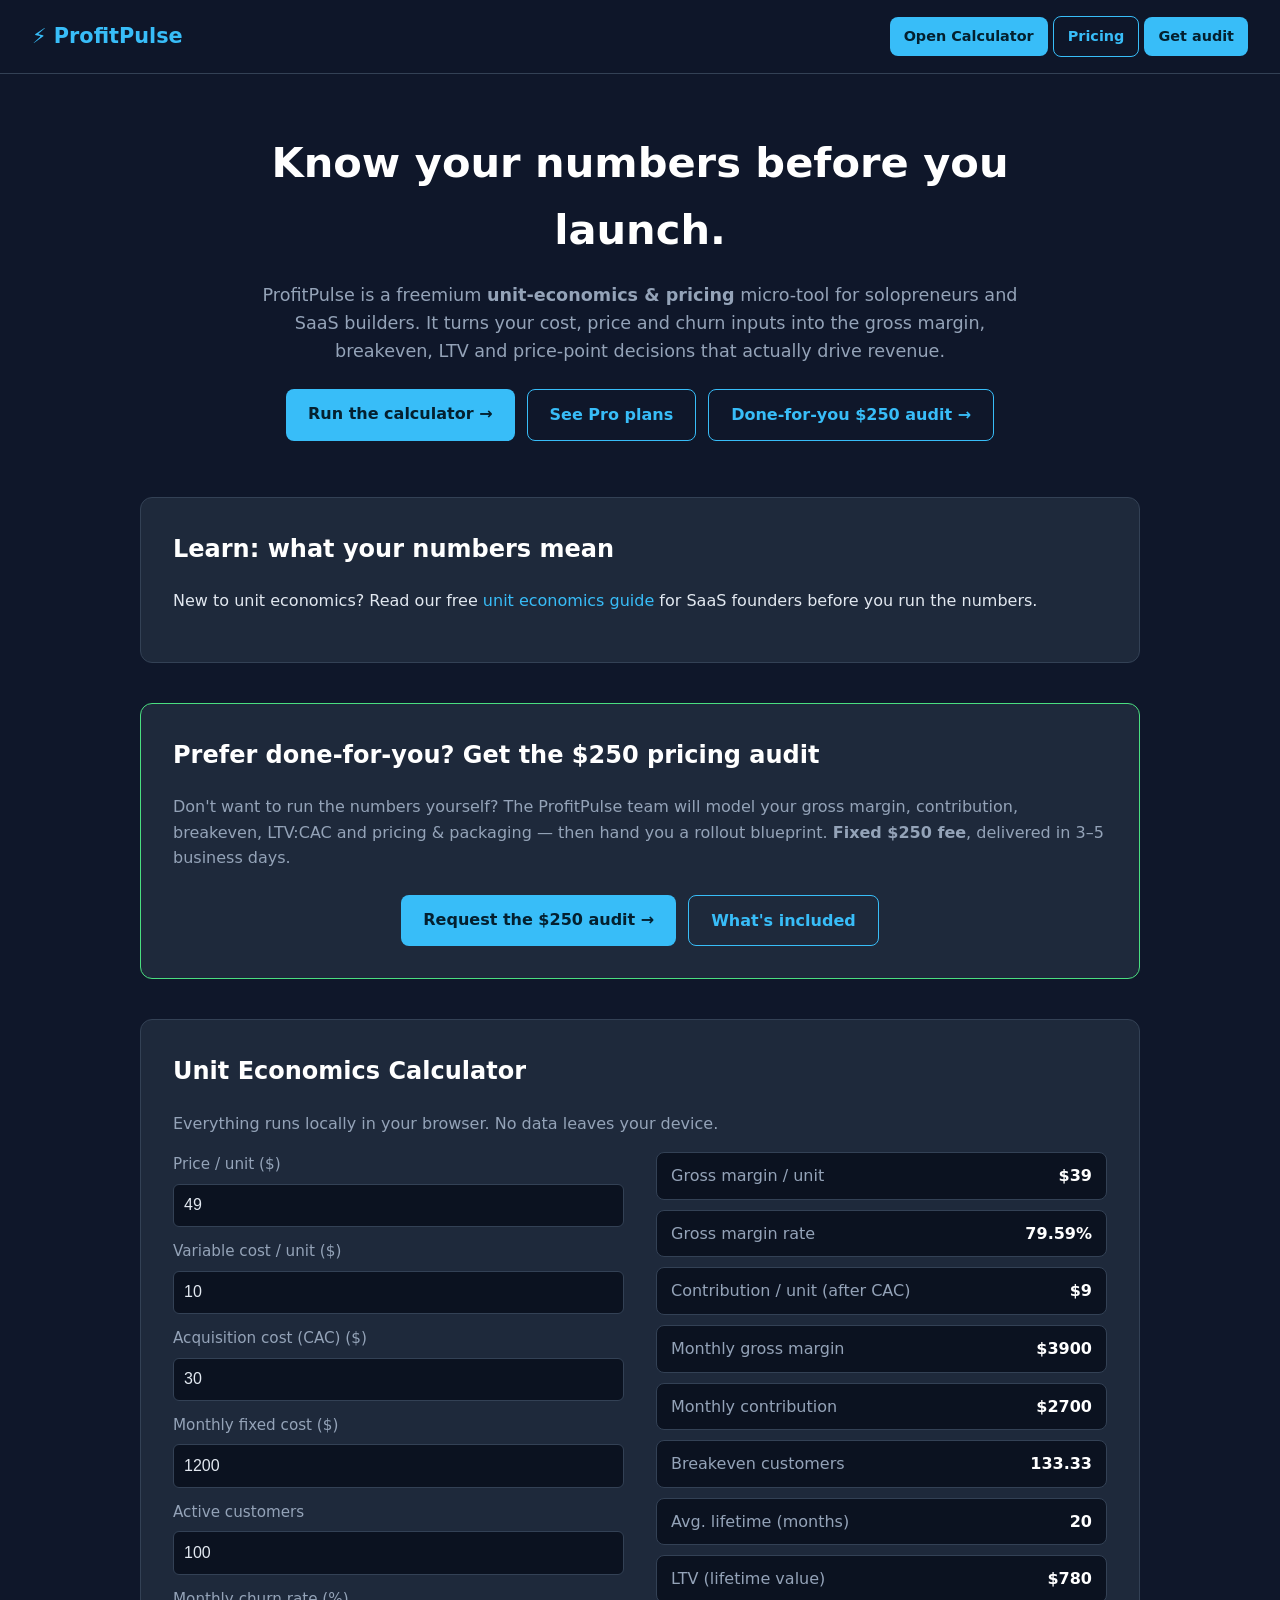
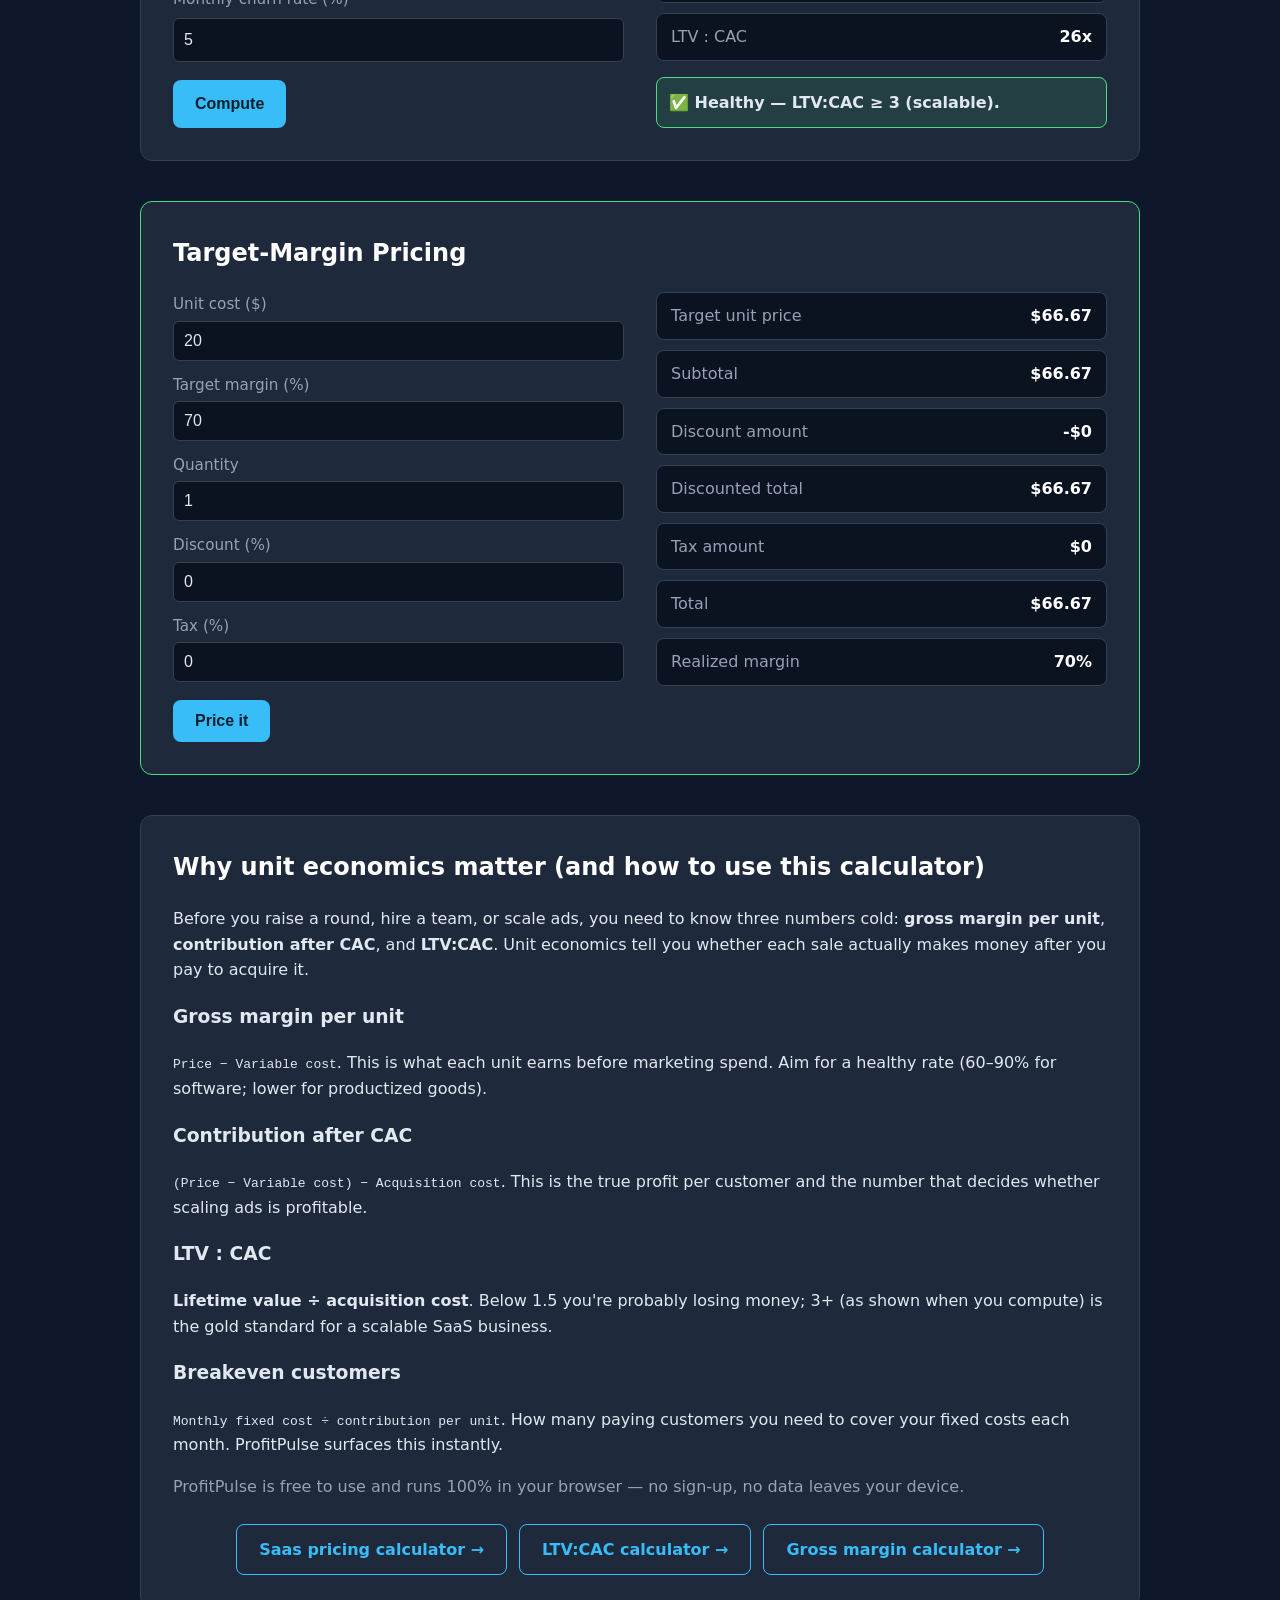
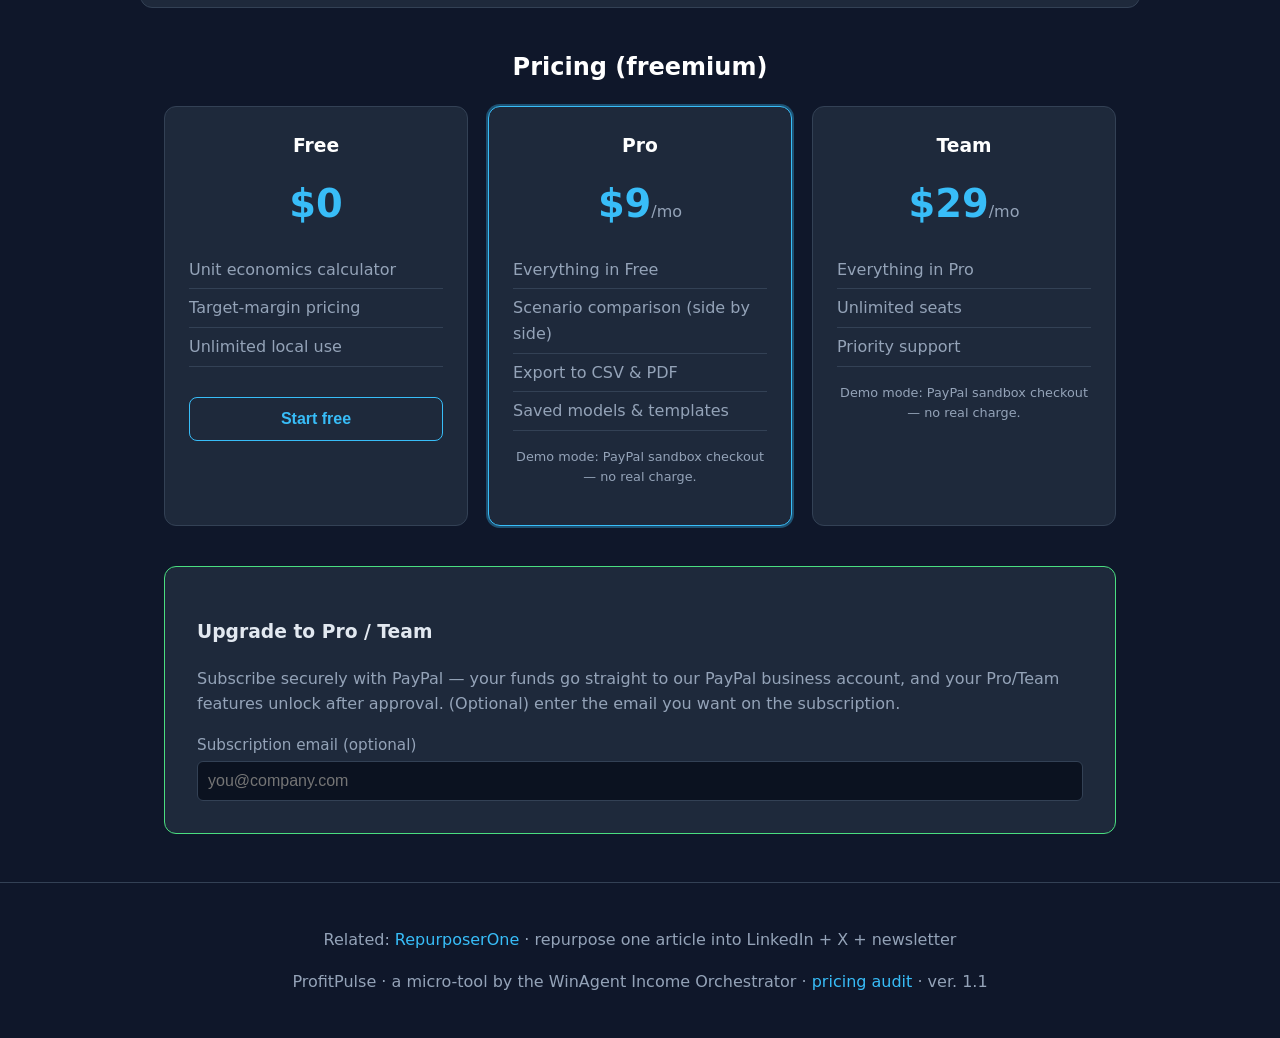
<file: index.html>
<!DOCTYPE html>
<html lang="en">
<head>
<meta charset="utf-8" />
<meta name="viewport" content="width=device-width, initial-scale=1" />
<title>ProfitPulse — Unit Economics & Pricing Micro-Tool</title>
<meta name="description" content="Freemium SaaS micro-tool: compute gross margin, breakeven, LTV, LTV:CAC and target-margin pricing in seconds. Runs 100% client-side." />
<link rel="canonical" href="https://zananowshad.github.io/profitpulse/" />
<meta property="og:type" content="website" />
<meta property="og:site_name" content="ProfitPulse" />
<meta property="og:title" content="ProfitPulse — Unit Economics & Pricing Micro-Tool" />
<meta property="og:description" content="Freemium SaaS micro-tool: compute gross margin, breakeven, LTV, LTV:CAC and target-margin pricing in seconds. Runs 100% client-side." />
<meta property="og:url" content="https://zananowshad.github.io/profitpulse/" />
<meta property="og:image" content="https://zananowshad.github.io/profitpulse/og.png" />
<meta name="twitter:card" content="summary_large_image" />
<meta name="twitter:title" content="ProfitPulse — Unit Economics & Pricing Micro-Tool" />
<meta name="twitter:description" content="Freemium SaaS micro-tool: compute gross margin, breakeven, LTV, LTV:CAC and target-margin pricing in seconds. Runs 100% client-side." />
<meta name="twitter:image" content="https://zananowshad.github.io/profitpulse/og.png" />
<script type="application/ld+json">{"@context": "https://schema.org", "@type": "WebApplication", "name": "ProfitPulse", "applicationCategory": "BusinessApplication", "operatingSystem": "Any (browser)", "browserRequirements": "Requires JavaScript", "description": "Freemium SaaS micro-tool: compute gross margin, breakeven, LTV, LTV:CAC and target-margin pricing in seconds. Runs 100% client-side.", "url": "https://zananowshad.github.io/profitpulse/", "offers": {"@type": "AggregateOffer", "lowPrice": "0", "highPrice": "29", "priceCurrency": "USD", "offerCount": "3"}}</script>
<script type="application/ld+json">{"@context": "https://schema.org", "@type": "FAQPage", "mainEntity": [{"@type": "Question", "name": "What is unit economics?", "acceptedAnswer": {"@type": "Answer", "text": "Unit economics measure the direct revenue and cost of a single sale — gross margin per unit, contribution after CAC, breakeven customers and LTV:CAC. They tell you whether each sale makes money after you pay to acquire it."}}, {"@type": "Question", "name": "What is a good LTV:CAC ratio?", "acceptedAnswer": {"@type": "Answer", "text": "LTV:CAC below 1.5 is a red flag; 1.5–3 is acceptable but should be optimized; 3+ is the gold standard for a scalable SaaS business."}}, {"@type": "Question", "name": "How is breakeven customer count calculated?", "acceptedAnswer": {"@type": "Answer", "text": "Breakeven customers equal monthly fixed cost divided by contribution per unit (price minus variable cost minus CAC)."}}]}</script>

<link rel="stylesheet" href="style.css" />
</head>
<body>
<header class="topbar">
  <div class="brand">⚡ ProfitPulse</div>
  <nav>
    <a href="#calc" class="btn small">Open Calculator</a>
    <a href="#pricing" class="btn small ghost">Pricing</a>
    <a href="pricing-audit.html" class="btn small">Get audit</a>
  </nav>
</header>

<section class="hero">
  <h1>Know your numbers before you launch.</h1>
  <p class="sub">ProfitPulse is a freemium <strong>unit-economics &amp; pricing</strong> micro-tool for solopreneurs and SaaS builders. It turns your cost, price and churn inputs into the gross margin, breakeven, LTV and price-point decisions that actually drive revenue.</p>
  <div class="cta">
    <a href="#calc" class="btn">Run the calculator →</a>
    <a href="#pricing" class="btn ghost">See Pro plans</a>
    <a href="pricing-audit.html" class="btn ghost">Done-for-you $250 audit →</a>
  </div>
</section>

<section class="panel">
  <h2>Learn: what your numbers mean</h2>
  <p>New to unit economics? Read our free <a href="unit-economics-calculator.html">unit economics guide</a> for SaaS founders before you run the numbers.</p>
</section>

<section class="panel accent">
  <h2>Prefer done-for-you? Get the $250 pricing audit</h2>
  <p class="muted">Don't want to run the numbers yourself? The ProfitPulse team will model your gross margin, contribution, breakeven, LTV:CAC and pricing &amp; packaging — then hand you a rollout blueprint. <strong>Fixed $250 fee</strong>, delivered in 3–5 business days.</p>
  <div class="cta">
    <a href="pricing-audit.html" class="btn">Request the $250 audit →</a>
    <a href="pricing-audit.html#whats-included" class="btn ghost">What's included</a>
  </div>
</section>

<section id="calc" class="panel">
  <h2>Unit Economics Calculator</h2>
  <p class="muted">Everything runs locally in your browser. No data leaves your device.</p>
  <div class="grid">
    <form id="ue-form" class="form">
      <label>Price / unit ($)
        <input type="number" id="price" min="0" step="0.01" value="49" />
      </label>
      <label>Variable cost / unit ($)
        <input type="number" id="varcost" min="0" step="0.01" value="10" />
      </label>
      <label>Acquisition cost (CAC) ($)
        <input type="number" id="cac" min="0" step="0.01" value="30" />
      </label>
      <label>Monthly fixed cost ($)
        <input type="number" id="fixed" min="0" step="0.01" value="1200" />
      </label>
      <label>Active customers
        <input type="number" id="customers" min="0" step="1" value="100" />
      </label>
      <label>Monthly churn rate (%)
        <input type="number" id="churn" min="0" max="100" step="0.1" value="5" />
      </label>
      <button type="submit" class="btn">Compute</button>
    </form>
    <div id="ue-out" class="results" aria-live="polite"></div>
  </div>
</section>

<section class="panel accent">
  <h2>Target-Margin Pricing</h2>
  <div class="grid">
    <form id="pq-form" class="form">
      <label>Unit cost ($)
        <input type="number" id="pcost" min="0" step="0.01" value="20" />
      </label>
      <label>Target margin (%)
        <input type="number" id="pmargin" min="0" max="99" step="0.1" value="70" />
      </label>
      <label>Quantity
        <input type="number" id="pqty" min="1" step="1" value="1" />
      </label>
      <label>Discount (%)
        <input type="number" id="pdiscount" min="0" max="100" step="0.1" value="0" />
      </label>
      <label>Tax (%)
        <input type="number" id="ptax" min="0" step="0.1" value="0" />
      </label>
      <button type="submit" class="btn">Price it</button>
    </form>
    <div id="pq-out" class="results" aria-live="polite"></div>
  </div>
</section>

<section class="panel">
  <h2>Why unit economics matter (and how to use this calculator)</h2>
  <p>Before you raise a round, hire a team, or scale ads, you need to know three numbers cold:
  <strong>gross margin per unit</strong>, <strong>contribution after CAC</strong>, and <strong>LTV:CAC</strong>.
  Unit economics tell you whether each sale actually makes money after you pay to acquire it.</p>
  <h3>Gross margin per unit</h3>
  <p><code>Price − Variable cost</code>. This is what each unit earns before marketing spend. Aim for a
  healthy rate (60–90% for software; lower for productized goods).</p>
  <h3>Contribution after CAC</h3>
  <p><code>(Price − Variable cost) − Acquisition cost</code>. This is the true profit per customer and the number
  that decides whether scaling ads is profitable.</p>
  <h3>LTV : CAC</h3>
  <p><strong>Lifetime value ÷ acquisition cost</strong>. Below 1.5 you're probably losing money; 3+ (as shown when
  you compute) is the gold standard for a scalable SaaS business.</p>
  <h3>Breakeven customers</h3>
  <p><code>Monthly fixed cost ÷ contribution per unit</code>. How many paying customers you need to cover your
  fixed costs each month. ProfitPulse surfaces this instantly.</p>
  <p class="muted">ProfitPulse is free to use and runs 100% in your browser — no sign-up, no data leaves your device.</p>
  <div class="cta">
    <a href="saas-pricing-calculator.html" class="btn ghost">Saas pricing calculator →</a>
    <a href="ltv-cac-calculator.html" class="btn ghost">LTV:CAC calculator →</a>
    <a href="gross-margin-calculator.html" class="btn ghost">Gross margin calculator →</a>
  </div>
</section>

<section id="pricing" class="pricing">
  <h2>Pricing (freemium)</h2>
  <div class="cards">
    <div class="card">
      <h3>Free</h3>
      <div class="amount">$0</div>
      <ul>
        <li>Unit economics calculator</li>
        <li>Target-margin pricing</li>
        <li>Unlimited local use</li>
      </ul>
      <button class="btn ghost" onclick="captureLead('Free')">Start free</button>
    </div>
    <div class="card featured">
      <h3>Pro</h3>
      <div class="amount">$9<span>/mo</span></div>
      <ul>
        <li>Everything in Free</li>
        <li>Scenario comparison (side by side)</li>
        <li>Export to CSV &amp; PDF</li>
        <li>Saved models &amp; templates</li>
      </ul>
      <div id="paypal-pro-button" class="paypal-slot"></div>
      <p class="muted paypal-mode-note" data-tier="pro"></p>
    </div>
    <div class="card">
      <h3>Team</h3>
      <div class="amount">$29<span>/mo</span></div>
      <ul>
        <li>Everything in Pro</li>
        <li>Unlimited seats</li>
        <li>Priority support</li>
      </ul>
      <div id="paypal-team-button" class="paypal-slot"></div>
      <p class="muted paypal-mode-note" data-tier="team"></p>
    </div>
  </div>

  <div class="panel accent" id="upgrade-box">
    <h3>Upgrade to Pro / Team</h3>
    <p class="muted">Subscribe securely with PayPal — your funds go straight to our PayPal business account, and your Pro/Team features unlock after approval. (Optional) enter the email you want on the subscription.</p>
    <div class="form">
      <label>Subscription email (optional)
        <input type="email" id="lead-email" placeholder="you@company.com" />
      </label>
      <p class="muted" id="lead-msg" style="display:none; color:#2ecc71;"></p>
    </div>
  </div>
</section>

<footer>
  <p>Related: <a href="repurposer/">RepurposerOne</a> &middot; repurpose one article into LinkedIn + X + newsletter</p>
  <p>ProfitPulse · a micro-tool by the WinAgent Income Orchestrator · <a href="pricing-audit.html">pricing audit</a> · ver. 1.1</p>
</footer>
<script src="funnel.js"></script>
<script src="app.js"></script>
<script src="dom.js"></script>
<script src="paypal-config.js"></script>
<script src="paypal-subscribe.js"></script>
<script>
  (function () {
    function modeNote() {
      var mode = (window.ppPayPal && window.ppPayPal.config && window.ppPayPal.config.mode) || 'sandbox';
      var notes = document.querySelectorAll('.paypal-mode-note');
      for (var i = 0; i < notes.length; i++) {
        notes[i].textContent = mode === 'live'
          ? 'Billed via PayPal (live). Subscription managed by PayPal.'
          : 'Demo mode: PayPal sandbox checkout — no real charge.';
      }
    }
    window.ppOnRendered = function (tier) { modeNote(); };
    window.ppOnError = function () { modeNote(); };
    document.addEventListener('DOMContentLoaded', function () {
      window.ppSubscribe.renderAll(['pro', 'team']);
      modeNote();
    });
  })();
</script>

<script>
  (function () {
    function track(name, data) { if (window.PPFunnel) window.PPFunnel.track(name, data); }
    try { track('tool_page_view', { ref: document.referrer || '' }); } catch (e) {}
    var ue = document.getElementById('ue-form');
    if (ue) ue.addEventListener('submit', function () { track('ue_compute', {}); });
    var pq = document.getElementById('pq-form');
    if (pq) pq.addEventListener('submit', function () { track('pq_compute', {}); });
  })();
</script>
</body>
</html>
</file>
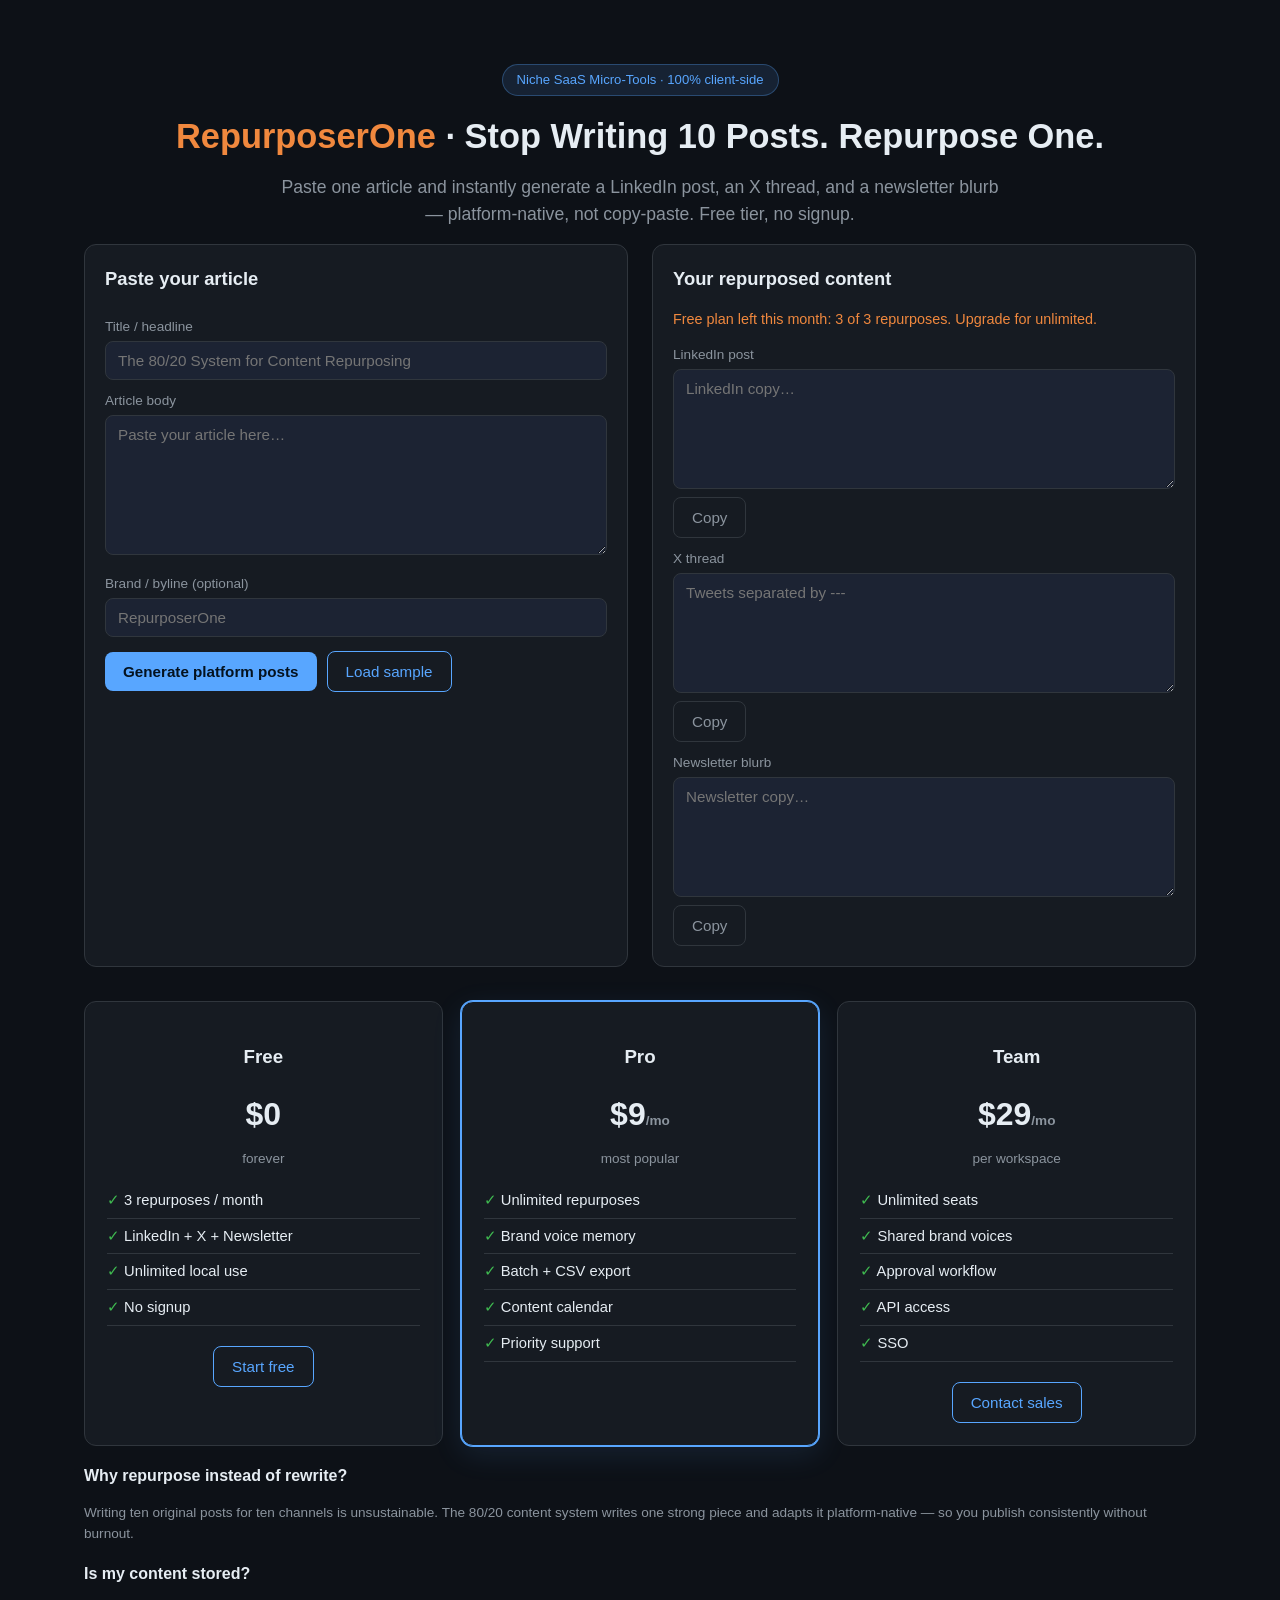
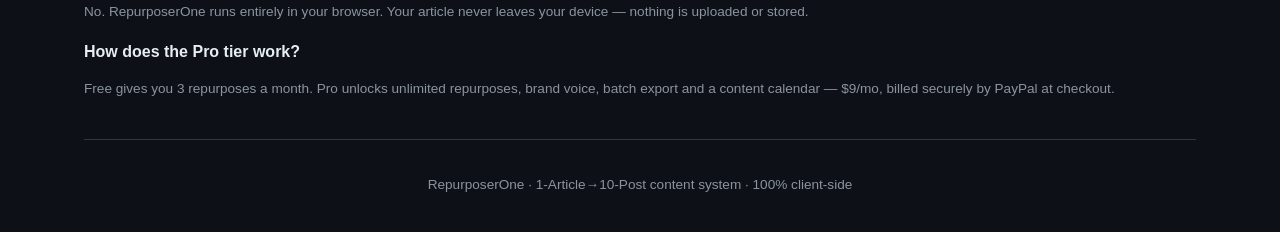
<file: repurposer/index.html>
<!DOCTYPE html>
<html lang="en">
<head>
  <meta charset="UTF-8">
  <meta name="viewport" content="width=device-width, initial-scale=1.0">
  <title>Content Repurposing: The 1-Article → 10-Post System for LinkedIn, X & Newsletter</title>
  <meta name="description" content="Content repurposing: turn one article into LinkedIn, X and newsletter posts automatically. Learn the 80/20 distribution system and try the free RepurposerOne tool.">
  <meta name="keywords" content="content repurposing, repurpose blog posts for LinkedIn, content distribution strategy, repurpose article for X, newsletter repurposing tool, content repurposing automation">
  <link rel="stylesheet" href="style.css">
</head>
<body>
  <div class="container">
    <section class="hero">
      <span class="badge">Niche SaaS Micro-Tools · 100% client-side</span>
      <h1><span class="logo">RepurposerOne</span> · Stop Writing 10 Posts. Repurpose One.</h1>
      <p class="sub">Paste one article and instantly generate a LinkedIn post, an X thread, and a newsletter blurb — platform-native, not copy-paste. Free tier, no signup.</p>
    </section>

    <div class="grid">
      <div class="panel">
        <h2>Paste your article</h2>
        <div class="row">
          <div class="grow">
            <label for="title">Title / headline</label>
            <input id="title" placeholder="The 80/20 System for Content Repurposing">
          </div>
        </div>
        <label for="article">Article body</label>
        <textarea id="article" placeholder="Paste your article here…"></textarea>
        <label for="brand">Brand / byline (optional)</label>
        <input id="brand" placeholder="RepurposerOne">
        <div class="row" style="margin-top:14px;">
          <button class="btn" id="go">Generate platform posts</button>
          <button class="btn secondary" id="loadSample">Load sample</button>
        </div>
      </div>

      <div class="panel">
        <h2>Your repurposed content</h2>
        <div id="counts" class="muted">Run the tool to generate posts.</div>
        <label for="linkedin">LinkedIn post</label>
        <textarea id="linkedin" class="small" placeholder="LinkedIn copy…"></textarea>
        <div class="row">
          <button class="btn ghost" id="copyLinkedin">Copy</button>
        </div>
        <label for="xThread">X thread</label>
        <textarea id="xThread" class="small" placeholder="Tweets separated by ---"></textarea>
        <div class="row">
          <button class="btn ghost" id="copyX">Copy</button>
        </div>
        <label for="newsletter">Newsletter blurb</label>
        <textarea id="newsletter" class="small" placeholder="Newsletter copy…"></textarea>
        <div class="row">
          <button class="btn ghost" id="copyNewsletter">Copy</button>
        </div>
      </div>
    </div>

    <section class="pricing">
      <div class="plan">
        <h3>Free</h3>
        <div class="price">$0</div>
        <div class="per">forever</div>
        <ul>
          <li>3 repurposes / month</li>
          <li>LinkedIn + X + Newsletter</li>
          <li>Unlimited local use</li>
          <li>No signup</li>
        </ul>
        <button class="btn secondary" id="startFree">Start free</button>
      </div>
      <div class="plan featured">
        <h3>Pro</h3>
        <div class="price">$9<span class="per">/mo</span></div>
        <div class="per">most popular</div>
        <ul>
          <li>Unlimited repurposes</li>
          <li>Brand voice memory</li>
          <li>Batch + CSV export</li>
          <li>Content calendar</li>
          <li>Priority support</li>
        </ul>
        <div id="rp-msg" style="display:none;"></div>
        <div id="paypal-pro-button"></div>
      </div>
      <div class="plan">
        <h3>Team</h3>
        <div class="price">$29<span class="per">/mo</span></div>
        <div class="per">per workspace</div>
        <ul>
          <li>Unlimited seats</li>
          <li>Shared brand voices</li>
          <li>Approval workflow</li>
          <li>API access</li>
          <li>SSO</li>
        </ul>
        <button class="btn secondary">Contact sales</button>
      </div>
    </section>

    <section class="faq">
      <h3>Why repurpose instead of rewrite?</h3>
      <p class="muted">Writing ten original posts for ten channels is unsustainable. The 80/20 content system writes one strong piece and adapts it platform-native — so you publish consistently without burnout.</p>
      <h3>Is my content stored?</h3>
      <p class="muted">No. RepurposerOne runs entirely in your browser. Your article never leaves your device — nothing is uploaded or stored.</p>
      <h3>How does the Pro tier work?</h3>
      <p class="muted">Free gives you 3 repurposes a month. Pro unlocks unlimited repurposes, brand voice, batch export and a content calendar — $9/mo, billed securely by PayPal at checkout.</p>
    </section>

    <footer>
      <p>RepurposerOne · 1-Article→10-Post content system · 100% client-side</p>
    </footer>
  </div>
  <script src="../funnel.js"></script>
  <script src="app.js"></script>
  <script src="dom.js"></script>
  <script src="paypal-config.js"></script>
  <script src="paypal-subscribe.js"></script>
  <script>
    window.addEventListener('DOMContentLoaded', function () {
      try {
        if (window.rpSubscribe && window.rpSubscribe.renderPro) {
          window.rpSubscribe.renderPro('paypal-pro-button').catch(function (e) {
            if (window.console) console.error('RepurposerOne Pro button failed: ' + e);
          });
        }
      } catch (e) {
        if (window.console) console.error('RepurposerOne init error: ' + e);
      }
    });
  </script>
</body>
</html>
</file>
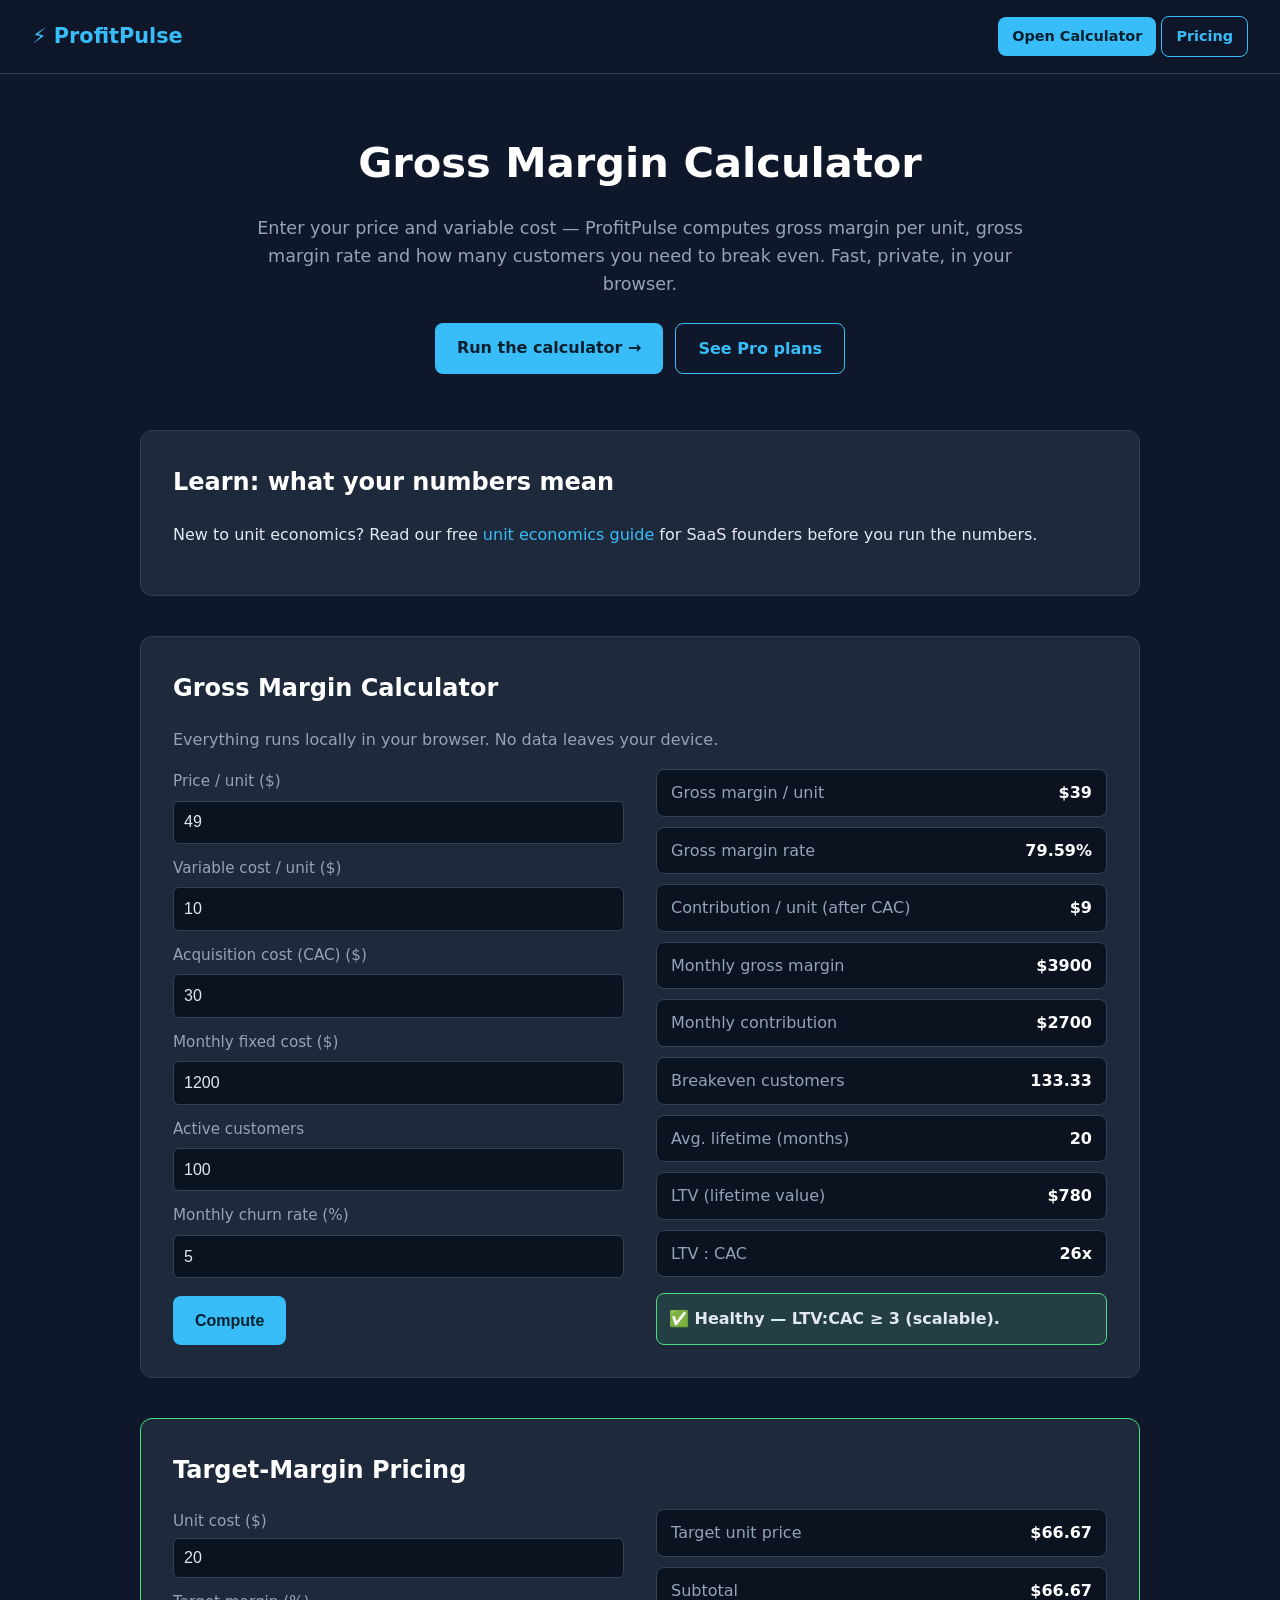
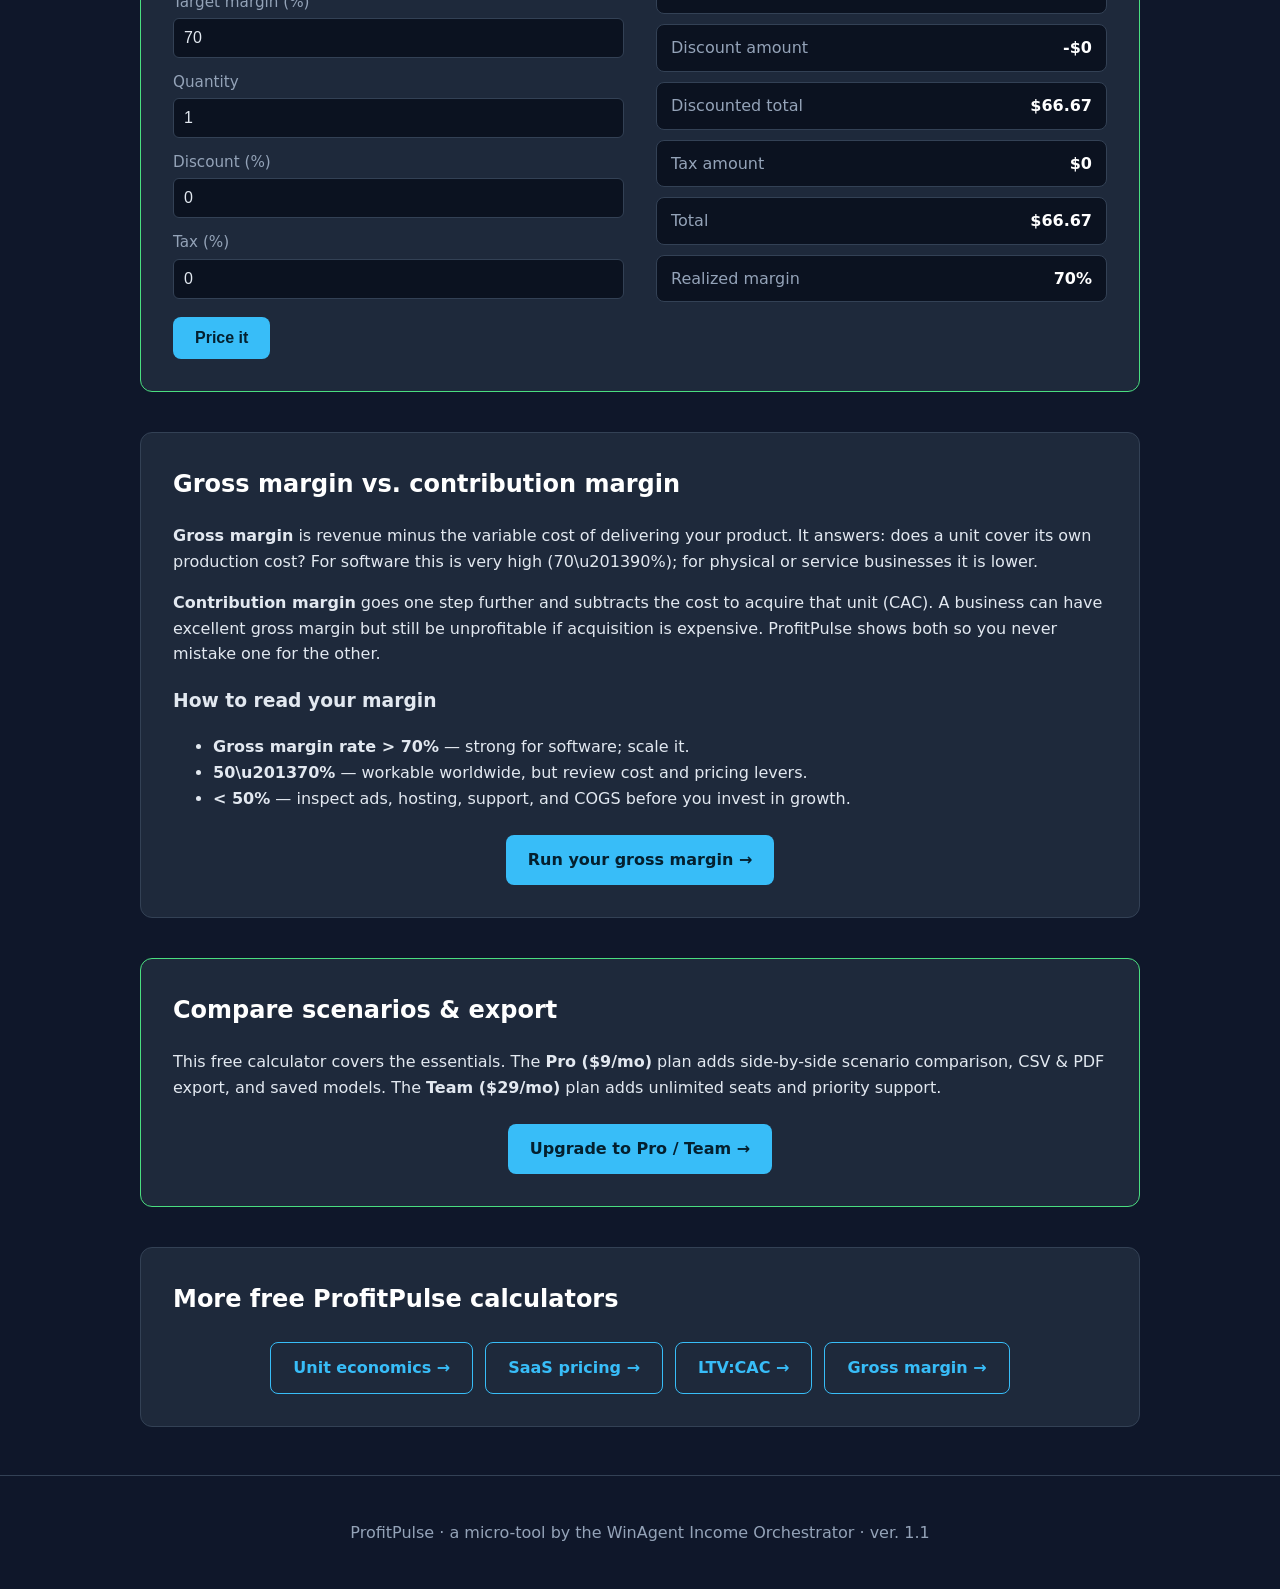
<file: gross-margin-calculator.html>
<!DOCTYPE html>
<html lang="en">
<head>
<meta charset="utf-8" />
<meta name="viewport" content="width=device-width, initial-scale=1" />
<title>Gross Margin Calculator — Free SaaS &amp; Small Business Margin Tool | ProfitPulse</title>
<meta name="description" content="Free gross margin calculator for SaaS founders and small business owners. Compute gross margin per unit, gross margin rate and breakeven customers from price and variable cost. 100% client-side, no sign-up." />
<meta name="keywords" content="gross margin calculator, gross margin calculator SaaS, contribution margin calculator, SaaS margin tool, gross profit margin calculator" />
<link rel="canonical" href="https://zananowshad.github.io/profitpulse/gross-margin-calculator.html" />
<!-- Open Graph -->
<meta property="og:type" content="website" />
<meta property="og:site_name" content="ProfitPulse" />
<meta property="og:title" content="Gross Margin Calculator — Free SaaS &amp; Small Business Margin Tool | ProfitPulse" />
<meta property="og:description" content="Free gross margin calculator for SaaS founders and small business owners. Compute gross margin per unit, gross margin rate and breakeven in seconds. 100% client-side, no sign-up." />
<meta property="og:url" content="https://zananowshad.github.io/profitpulse/gross-margin-calculator.html" />
<meta property="og:image" content="https://zananowshad.github.io/profitpulse/og.png" />
<!-- Twitter / X -->
<meta name="twitter:card" content="summary_large_image" />
<meta name="twitter:title" content="Gross Margin Calculator — Free SaaS &amp; Small Business Margin Tool | ProfitPulse" />
<meta name="twitter:description" content="Free gross margin calculator for SaaS founders and small business owners. Compute gross margin per unit, gross margin rate and breakeven in seconds. 100% client-side, no sign-up." />
<meta name="twitter:image" content="https://zananowshad.github.io/profitpulse/og.png" />
<link rel="stylesheet" href="style.css" />
<script type="application/ld+json">{"@context": "https://schema.org", "@type": "FAQPage", "mainEntity": [{"@type": "Question", "name": "What is a good gross margin for SaaS?", "acceptedAnswer": {"@type": "Answer", "text": "Software gross margins are typically 70\u201390%. If you are below 70%, review your cost structure or pricing before scaling acquisition."}}, {"@type": "Question", "name": "How do you calculate gross margin per unit?", "acceptedAnswer": {"@type": "Answer", "text": "Gross margin per unit equals price minus variable cost. Divide by price (then multiply by 100) to get the gross margin rate percentage."}}, {"@type": "Question", "name": "What is the difference between gross margin and contribution margin?", "acceptedAnswer": {"@type": "Answer", "text": "Gross margin is revenue minus variable cost of goods. Contribution margin subtracts additional variable acquisition costs like CAC, showing what each sale actually contributes toward fixed costs and profit."}}]}</script>
<script type="application/ld+json">{"@context": "https://schema.org", "@type": "WebApplication", "name": "ProfitPulse", "applicationCategory": "BusinessApplication", "operatingSystem": "Any (browser)", "browserRequirements": "Requires JavaScript", "description": "Free gross margin calculator: compute gross margin per unit, gross margin rate and breakeven customers.", "url": "https://zananowshad.github.io/profitpulse/gross-margin-calculator.html", "offers": {"@type": "AggregateOffer", "lowPrice": "0", "highPrice": "29", "priceCurrency": "USD", "offerCount": "3"}}</script>
</head>
<body>
<header class="topbar">
  <div class="brand">⚡ ProfitPulse</div>
  <nav>
    <a href="index.html#calc" class="btn small">Open Calculator</a>
    <a href="index.html#pricing" class="btn small ghost">Pricing</a>
  </nav>
</header>

<section class="hero">
  <h1>Gross Margin Calculator</h1>
  <p class="sub">Enter your price and variable cost — ProfitPulse computes gross margin per unit, gross margin rate and how many customers you need to break even. Fast, private, in your browser.</p>
  <div class="cta">
    <a href="#calc" class="btn">Run the calculator →</a>
    <a href="index.html#pricing" class="btn ghost">See Pro plans</a>
  </div>
</section>

<section class="panel">
  <h2>Learn: what your numbers mean</h2>
  <p>New to unit economics? Read our free <a href="unit-economics-calculator.html">unit economics guide</a> for SaaS founders before you run the numbers.</p>
</section>

<section id="calc" class="panel">
  <h2>Gross Margin Calculator</h2>
  <p class="muted">Everything runs locally in your browser. No data leaves your device.</p>
  <div class="grid">
    <form id="ue-form" class="form">
      <label>Price / unit ($)
        <input type="number" id="price" min="0" step="0.01" value="49" />
      </label>
      <label>Variable cost / unit ($)
        <input type="number" id="varcost" min="0" step="0.01" value="10" />
      </label>
      <label>Acquisition cost (CAC) ($)
        <input type="number" id="cac" min="0" step="0.01" value="30" />
      </label>
      <label>Monthly fixed cost ($)
        <input type="number" id="fixed" min="0" step="0.01" value="1200" />
      </label>
      <label>Active customers
        <input type="number" id="customers" min="0" step="1" value="100" />
      </label>
      <label>Monthly churn rate (%)
        <input type="number" id="churn" min="0" max="100" step="0.1" value="5" />
      </label>
      <button type="submit" class="btn">Compute</button>
    </form>
    <div id="ue-out" class="results" aria-live="polite"></div>
  </div>
</section>

<section class="panel accent">
  <h2>Target-Margin Pricing</h2>
  <div class="grid">
    <form id="pq-form" class="form">
      <label>Unit cost ($)
        <input type="number" id="pcost" min="0" step="0.01" value="20" />
      </label>
      <label>Target margin (%)
        <input type="number" id="pmargin" min="0" max="99" step="0.1" value="70" />
      </label>
      <label>Quantity
        <input type="number" id="pqty" min="1" step="1" value="1" />
      </label>
      <label>Discount (%)
        <input type="number" id="pdiscount" min="0" max="100" step="0.1" value="0" />
      </label>
      <label>Tax (%)
        <input type="number" id="ptax" min="0" step="0.1" value="0" />
      </label>
      <button type="submit" class="btn">Price it</button>
    </form>
    <div id="pq-out" class="results" aria-live="polite"></div>
  </div>
</section>

<section class="panel">
  <h2>Gross margin vs. contribution margin</h2>
  <p><strong>Gross margin</strong> is revenue minus the variable cost of delivering your product. It answers:
  does a unit cover its own production cost? For software this is very high (70\u201390%); for physical or
  service businesses it is lower.</p>
  <p><strong>Contribution margin</strong> goes one step further and subtracts the cost to acquire that unit
  (CAC). A business can have excellent gross margin but still be unprofitable if acquisition is expensive.
  ProfitPulse shows both so you never mistake one for the other.</p>
  <h3>How to read your margin</h3>
  <ul>
    <li><strong>Gross margin rate &gt; 70%</strong> — strong for software; scale it.</li>
    <li><strong>50\u201370%</strong> — workable worldwide, but review cost and pricing levers.</li>
    <li><strong>&lt; 50%</strong> — inspect ads, hosting, support, and COGS before you invest in growth.</li>
  </ul>
  <div class="cta"><a href="#ue-form" class="btn">Run your gross margin →</a></div>
</section>

<section class="panel accent">
  <h2>Compare scenarios &amp; export</h2>
  <p>This free calculator covers the essentials. The <strong>Pro ($9/mo)</strong> plan adds side-by-side
  scenario comparison, CSV &amp; PDF export, and saved models. The <strong>Team ($29/mo)</strong> plan adds
  unlimited seats and priority support.</p>
  <div class="cta"><a href="index.html#pricing" class="btn">Upgrade to Pro / Team →</a></div>
</section>

<section class="panel">
  <h2>More free ProfitPulse calculators</h2>
  <div class="cta">
    <a href="unit-economics-calculator.html" class="btn ghost">Unit economics →</a>
    <a href="saas-pricing-calculator.html" class="btn ghost">SaaS pricing →</a>
    <a href="ltv-cac-calculator.html" class="btn ghost">LTV:CAC →</a>
    <a href="gross-margin-calculator.html" class="btn ghost">Gross margin →</a>
  </div>
</section>

<footer>
  <p>ProfitPulse · a micro-tool by the WinAgent Income Orchestrator · ver. 1.1</p>
</footer>
<script src="app.js"></script>
<script src="dom.js"></script>

</body>
</html>
</file>
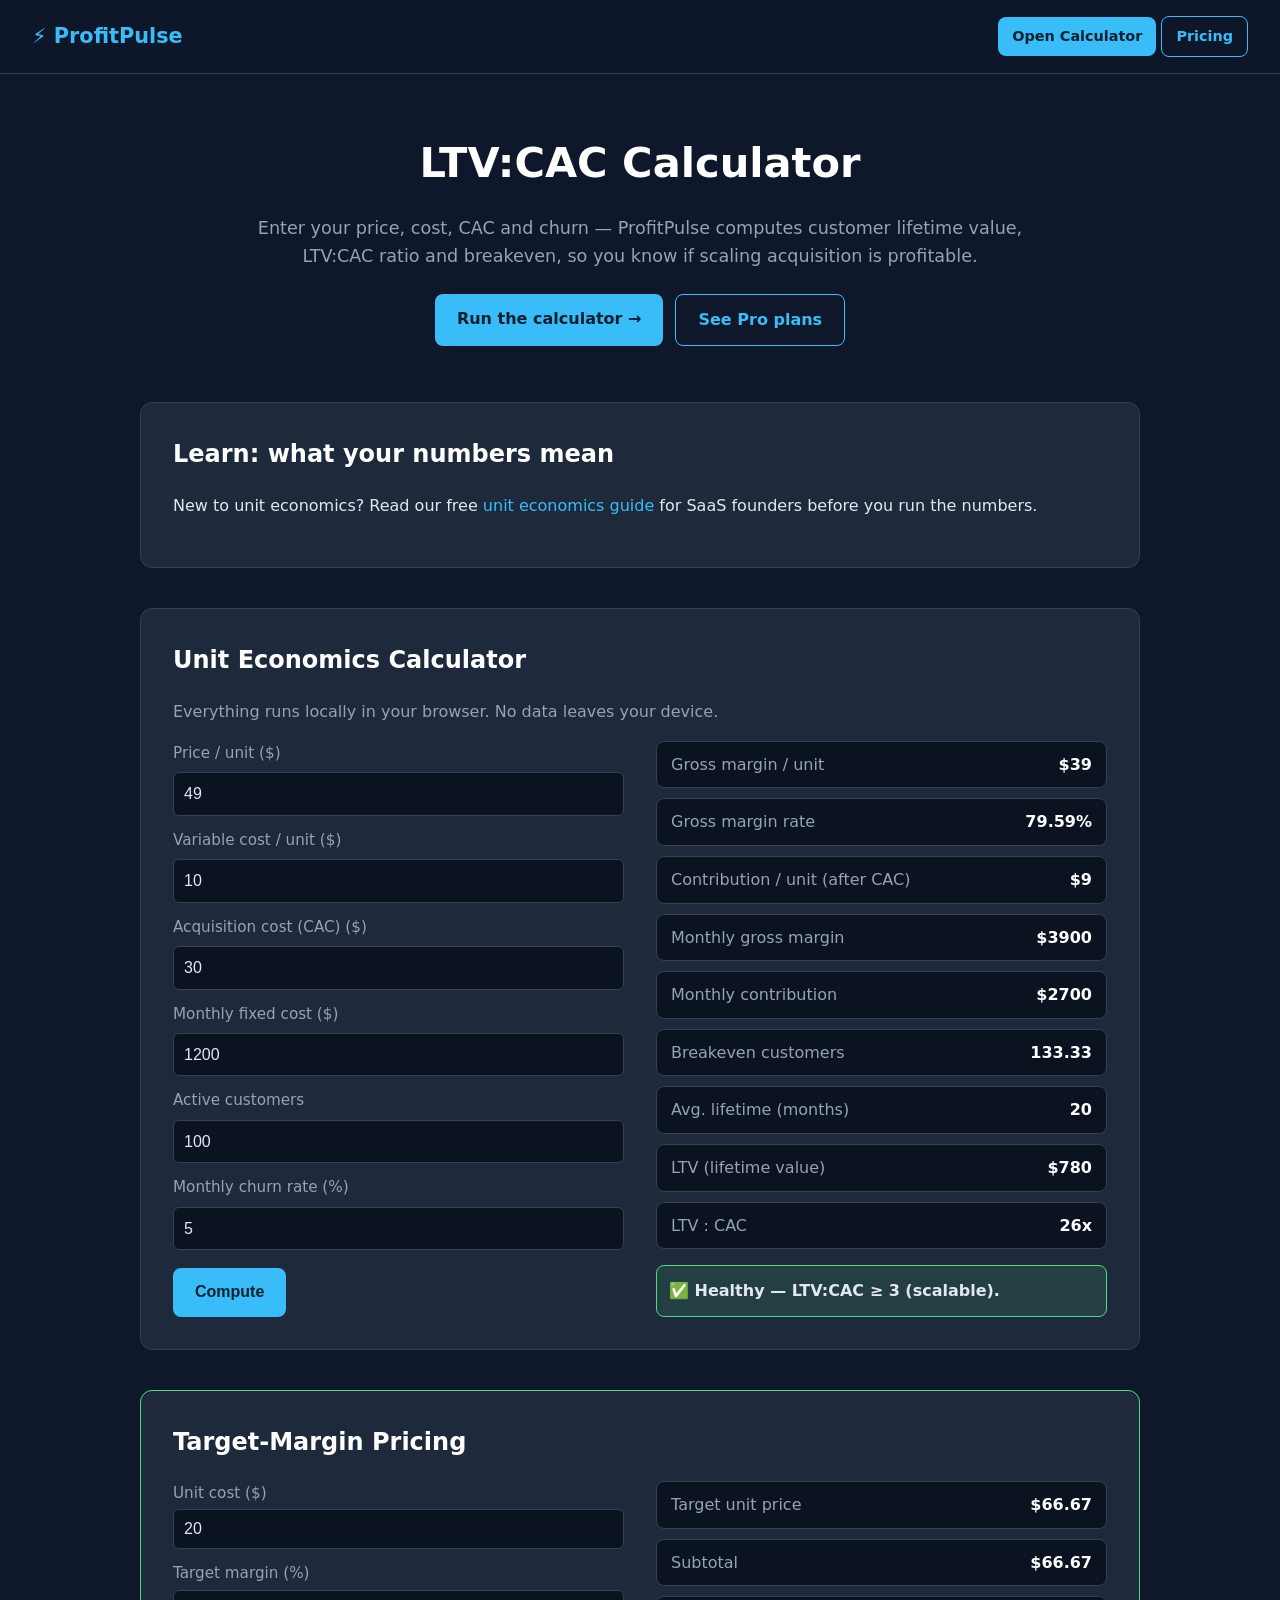
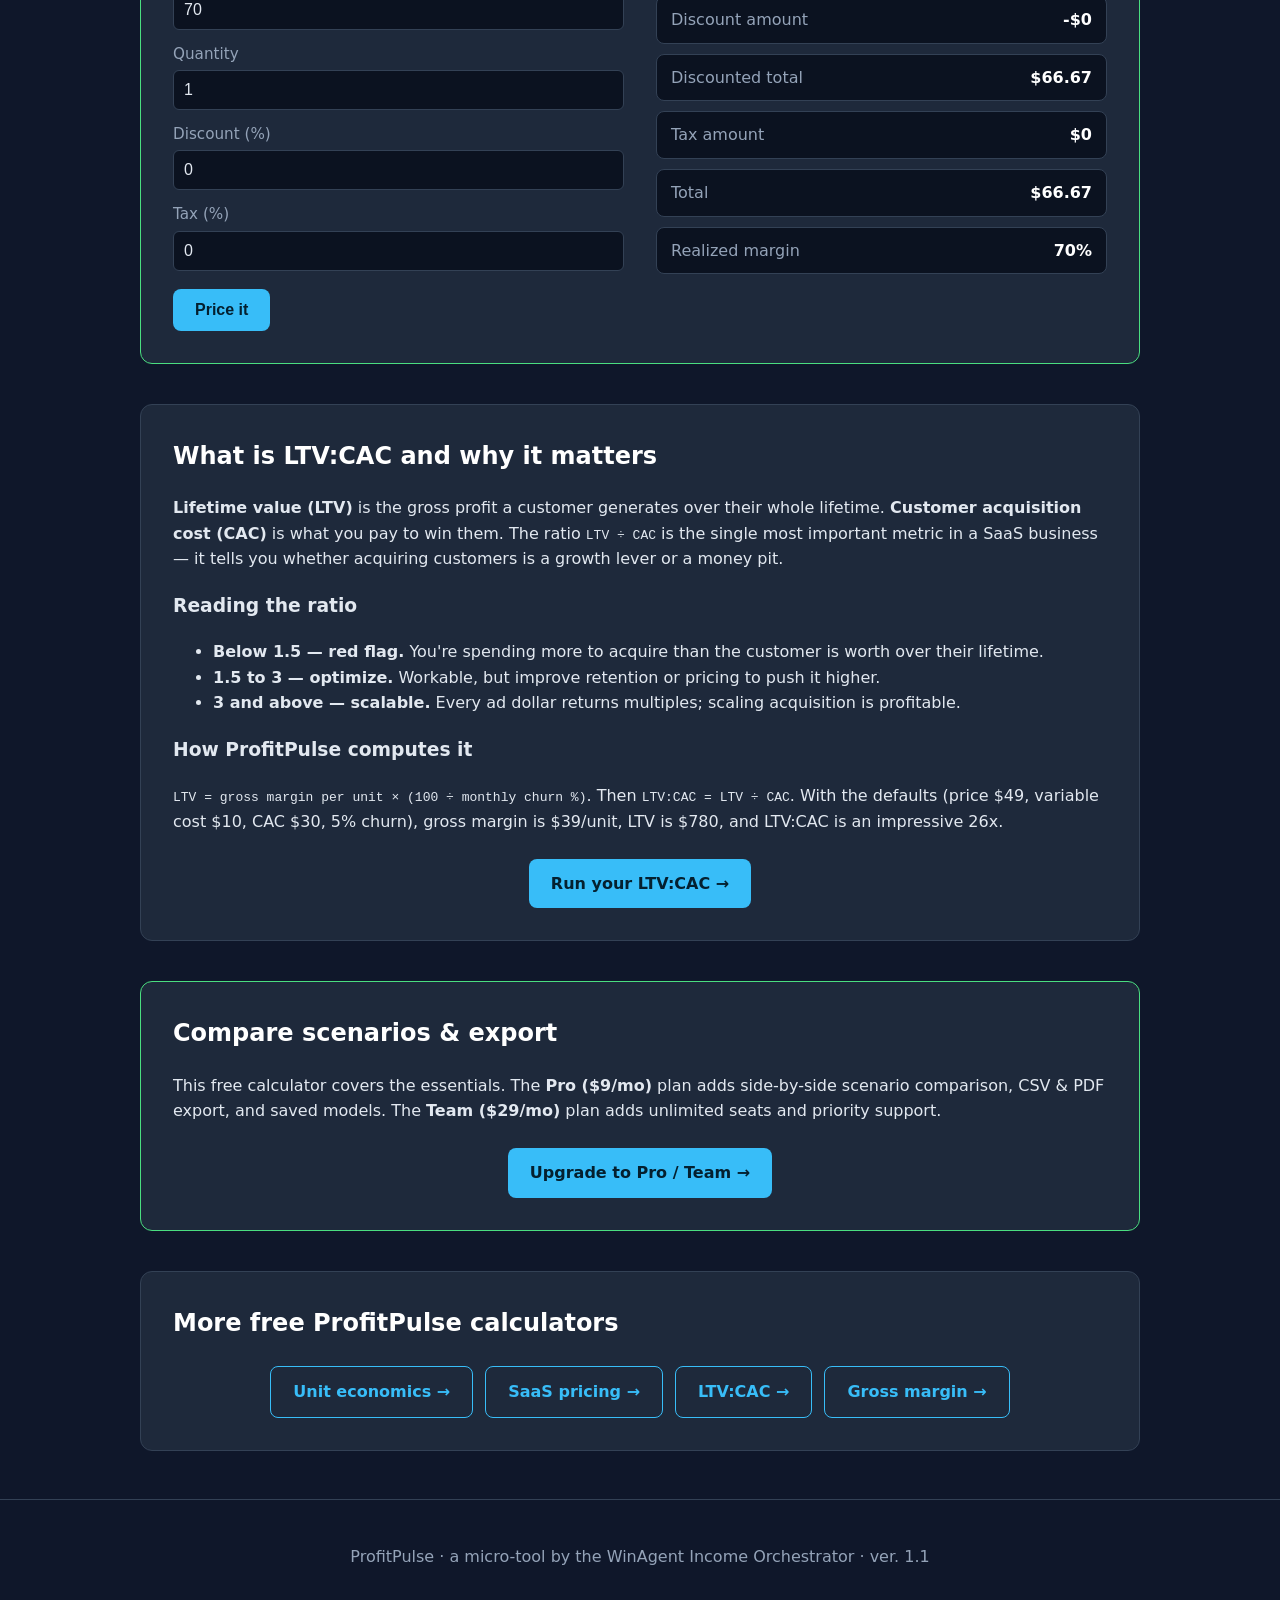
<file: ltv-cac-calculator.html>
<!DOCTYPE html>
<html lang="en">
<head>
<meta charset="utf-8" />
<meta name="viewport" content="width=device-width, initial-scale=1" />
<title>LTV CAC Calculator — SaaS Lifetime Value &amp; CAC Ratio | ProfitPulse</title>
<meta name="description" content="Free LTV:CAC calculator for SaaS founders. Compute customer lifetime value, acquisition cost, LTV:CAC ratio and breakeven customers in seconds. 100% client-side, no sign-up." />
<meta name="keywords" content="LTV CAC calculator, lifetime value calculator, customer acquisition cost, SaaS metrics, LTV to CAC ratio" />
<link rel="canonical" href="https://zananowshad.github.io/profitpulse/ltv-cac-calculator.html" />
<!-- Open Graph -->
<meta property="og:type" content="website" />
<meta property="og:site_name" content="ProfitPulse" />
<meta property="og:title" content="LTV CAC Calculator — SaaS Lifetime Value &amp; CAC Ratio | ProfitPulse" />
<meta property="og:description" content="Free LTV:CAC calculator for SaaS founders. Compute customer lifetime value, acquisition cost, LTV:CAC ratio and breakeven customers in seconds. 100% client-side, no sign-up." />
<meta property="og:url" content="https://zananowshad.github.io/profitpulse/ltv-cac-calculator.html" />
<meta property="og:image" content="https://zananowshad.github.io/profitpulse/og.png" />
<!-- Twitter / X -->
<meta name="twitter:card" content="summary_large_image" />
<meta name="twitter:title" content="LTV CAC Calculator — SaaS Lifetime Value &amp; CAC Ratio | ProfitPulse" />
<meta name="twitter:description" content="Free LTV:CAC calculator for SaaS founders. Compute customer lifetime value, acquisition cost, LTV:CAC ratio and breakeven customers in seconds. 100% client-side, no sign-up." />
<meta name="twitter:image" content="https://zananowshad.github.io/profitpulse/og.png" />
<link rel="stylesheet" href="style.css" />
<script type="application/ld+json">{"@context": "https://schema.org", "@type": "FAQPage", "mainEntity": [{"@type": "Question", "name": "What is a good LTV to CAC ratio for SaaS?", "acceptedAnswer": {"@type": "Answer", "text": "A ratio of 3 or higher is the gold standard for a scalable SaaS business. Between 1.5 and 3 is acceptable but should be optimized. Below 1.5 means acquisition is likely unprofitable."}}, {"@type": "Question", "name": "How do you calculate LTV?", "acceptedAnswer": {"@type": "Answer", "text": "Lifetime value equals gross margin per unit multiplied by average lifetime months, where average lifetime months is 100 divided by the monthly churn percentage."}}, {"@type": "Question", "name": "What does CAC include?", "acceptedAnswer": {"@type": "Answer", "text": "CAC (customer acquisition cost) is all the money spent to win one customer — sales salaries, marketing spend, ads and onboarding, divided by the number of customers acquired in that period."}}]}</script>
<script type="application/ld+json">{"@context": "https://schema.org", "@type": "WebApplication", "name": "ProfitPulse", "applicationCategory": "BusinessApplication", "operatingSystem": "Any (browser)", "browserRequirements": "Requires JavaScript", "description": "Free LTV:CAC calculator: compute customer lifetime value, acquisition cost, LTV:CAC ratio and breakeven customers.", "url": "https://zananowshad.github.io/profitpulse/ltv-cac-calculator.html", "offers": {"@type": "AggregateOffer", "lowPrice": "0", "highPrice": "29", "priceCurrency": "USD", "offerCount": "3"}}</script>
</head>
<body>
<header class="topbar">
  <div class="brand">⚡ ProfitPulse</div>
  <nav>
    <a href="index.html#calc" class="btn small">Open Calculator</a>
    <a href="index.html#pricing" class="btn small ghost">Pricing</a>
  </nav>
</header>

<section class="hero">
  <h1>LTV:CAC Calculator</h1>
  <p class="sub">Enter your price, cost, CAC and churn — ProfitPulse computes customer lifetime value, LTV:CAC ratio and breakeven, so you know if scaling acquisition is profitable.</p>
  <div class="cta">
    <a href="#calc" class="btn">Run the calculator →</a>
    <a href="index.html#pricing" class="btn ghost">See Pro plans</a>
  </div>
</section>

<section class="panel">
  <h2>Learn: what your numbers mean</h2>
  <p>New to unit economics? Read our free <a href="unit-economics-calculator.html">unit economics guide</a> for SaaS founders before you run the numbers.</p>
</section>

<section id="calc" class="panel">
  <h2>Unit Economics Calculator</h2>
  <p class="muted">Everything runs locally in your browser. No data leaves your device.</p>
  <div class="grid">
    <form id="ue-form" class="form">
      <label>Price / unit ($)
        <input type="number" id="price" min="0" step="0.01" value="49" />
      </label>
      <label>Variable cost / unit ($)
        <input type="number" id="varcost" min="0" step="0.01" value="10" />
      </label>
      <label>Acquisition cost (CAC) ($)
        <input type="number" id="cac" min="0" step="0.01" value="30" />
      </label>
      <label>Monthly fixed cost ($)
        <input type="number" id="fixed" min="0" step="0.01" value="1200" />
      </label>
      <label>Active customers
        <input type="number" id="customers" min="0" step="1" value="100" />
      </label>
      <label>Monthly churn rate (%)
        <input type="number" id="churn" min="0" max="100" step="0.1" value="5" />
      </label>
      <button type="submit" class="btn">Compute</button>
    </form>
    <div id="ue-out" class="results" aria-live="polite"></div>
  </div>
</section>

<section class="panel accent">
  <h2>Target-Margin Pricing</h2>
  <div class="grid">
    <form id="pq-form" class="form">
      <label>Unit cost ($)
        <input type="number" id="pcost" min="0" step="0.01" value="20" />
      </label>
      <label>Target margin (%)
        <input type="number" id="pmargin" min="0" max="99" step="0.1" value="70" />
      </label>
      <label>Quantity
        <input type="number" id="pqty" min="1" step="1" value="1" />
      </label>
      <label>Discount (%)
        <input type="number" id="pdiscount" min="0" max="100" step="0.1" value="0" />
      </label>
      <label>Tax (%)
        <input type="number" id="ptax" min="0" step="0.1" value="0" />
      </label>
      <button type="submit" class="btn">Price it</button>
    </form>
    <div id="pq-out" class="results" aria-live="polite"></div>
  </div>
</section>


<section class="panel">
  <h2>What is LTV:CAC and why it matters</h2>
  <p><strong>Lifetime value (LTV)</strong> is the gross profit a customer generates over their whole lifetime.
  <strong>Customer acquisition cost (CAC)</strong> is what you pay to win them. The ratio
  <code>LTV ÷ CAC</code> is the single most important metric in a SaaS business — it tells you whether
  acquiring customers is a growth lever or a money pit.</p>
  <h3>Reading the ratio</h3>
  <ul>
    <li><strong>Below 1.5 — red flag.</strong> You're spending more to acquire than the customer is worth over their lifetime.</li>
    <li><strong>1.5 to 3 — optimize.</strong> Workable, but improve retention or pricing to push it higher.</li>
    <li><strong>3 and above — scalable.</strong> Every ad dollar returns multiples; scaling acquisition is profitable.</li>
  </ul>
  <h3>How ProfitPulse computes it</h3>
  <p><code>LTV = gross margin per unit × (100 ÷ monthly churn %)</code>. Then
  <code>LTV:CAC = LTV ÷ CAC</code>. With the defaults (price $49, variable cost $10, CAC $30, 5% churn),
  gross margin is $39/unit, LTV is $780, and LTV:CAC is an impressive 26x.</p>
  <div class="cta"><a href="#ue-form" class="btn">Run your LTV:CAC →</a></div>
</section>

<section class="panel accent">
  <h2>Compare scenarios &amp; export</h2>
  <p>This free calculator covers the essentials. The <strong>Pro ($9/mo)</strong> plan adds side-by-side
  scenario comparison, CSV &amp; PDF export, and saved models. The <strong>Team ($29/mo)</strong> plan adds
  unlimited seats and priority support.</p>
  <div class="cta"><a href="index.html#pricing" class="btn">Upgrade to Pro / Team →</a></div>
</section>

<section class="panel">
  <h2>More free ProfitPulse calculators</h2>
  <div class="cta">
    <a href="unit-economics-calculator.html" class="btn ghost">Unit economics →</a>
    <a href="saas-pricing-calculator.html" class="btn ghost">SaaS pricing →</a>
    <a href="ltv-cac-calculator.html" class="btn ghost">LTV:CAC →</a>
    <a href="gross-margin-calculator.html" class="btn ghost">Gross margin →</a>
  </div>
</section>

<footer>
  <p>ProfitPulse · a micro-tool by the WinAgent Income Orchestrator · ver. 1.1</p>
</footer>
<script src="app.js"></script>
<script src="dom.js"></script>

</body>
</html>
</file>
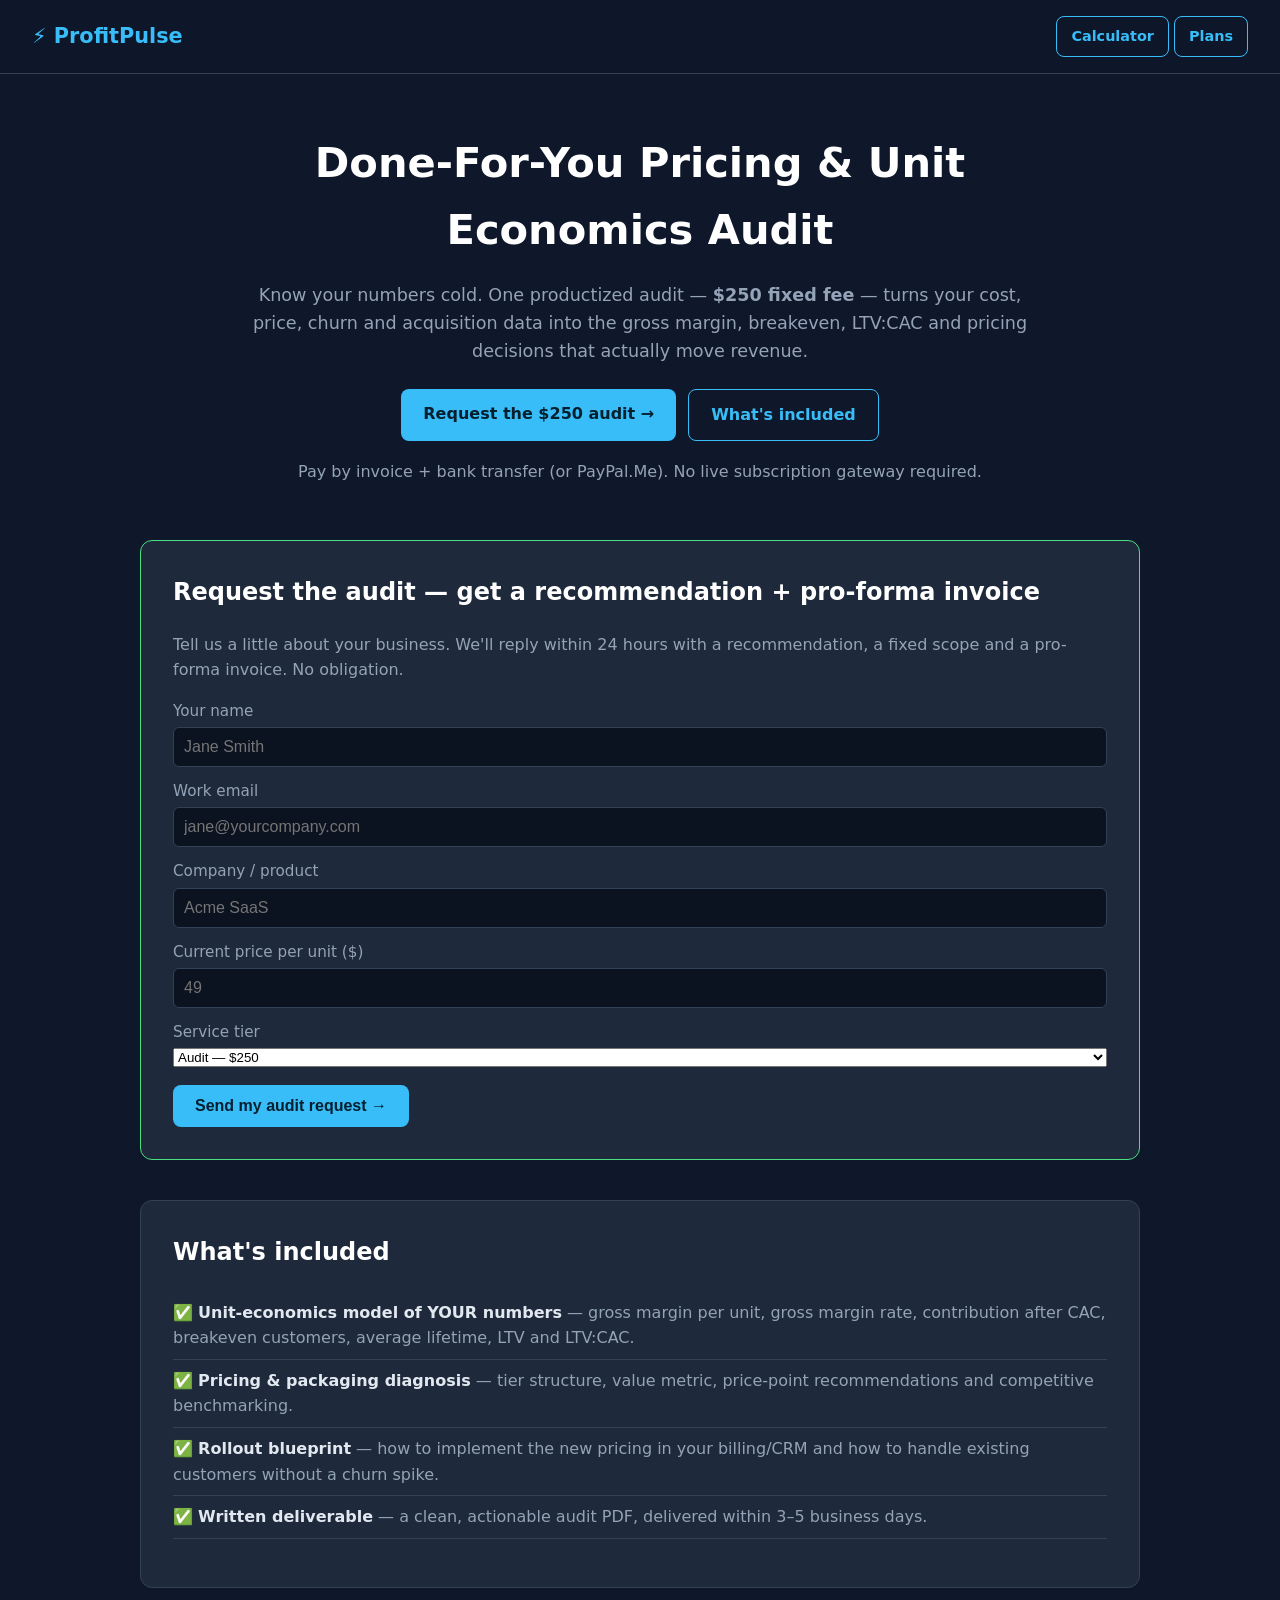
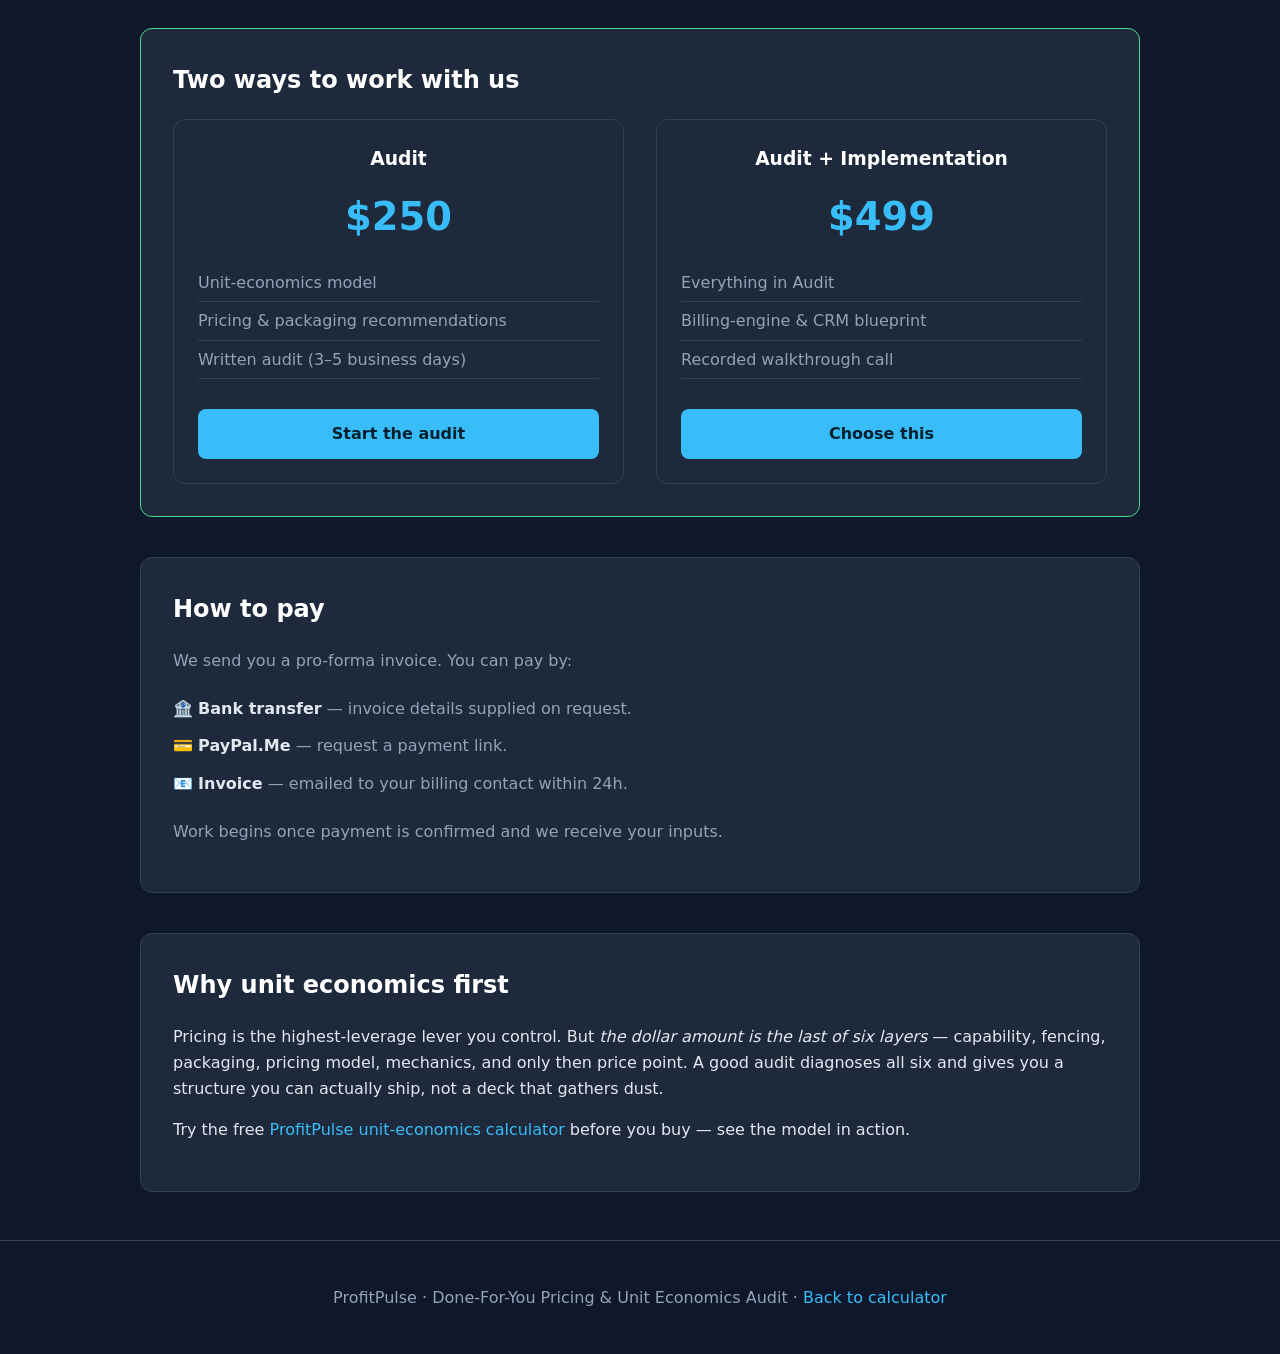
<file: pricing-audit.html>
<!DOCTYPE html>
<html lang="en">
<head>
<meta charset="utf-8" />
<meta name="viewport" content="width=device-width, initial-scale=1" />
<title>Done-For-You Pricing &amp; Unit Economics Audit — $250 | ProfitPulse</title>
<meta name="description" content="Get a productized SaaS pricing &amp; unit-economics audit from the ProfitPulse team: gross margin, contribution, breakeven, LTV:CAC, pricing &amp; packaging recommendations and a rollout blueprint. $250 fixed fee." />
<link rel="canonical" href="https://zananowshad.github.io/profitpulse/pricing-audit.html" />
<meta property="og:type" content="website" />
<meta property="og:site_name" content="ProfitPulse" />
<meta property="og:title" content="Done-For-You Pricing &amp; Unit Economics Audit — $250" />
<meta property="og:description" content="A productized SaaS pricing &amp; unit-economics audit delivered in 3–5 days. Gross margin, contribution, breakeven, LTV:CAC, packaging &amp; pricing recommendations and a rollout blueprint." />
<meta property="og:url" content="https://zananowshad.github.io/profitpulse/pricing-audit.html" />
<meta property="og:image" content="https://zananowshad.github.io/profitpulse/og.png" />
<meta name="twitter:card" content="summary_large_image" />
<meta name="twitter:title" content="Done-For-You Pricing &amp; Unit Economics Audit — $250" />
<meta name="twitter:description" content="A productized SaaS pricing &amp; unit-economics audit delivered in 3–5 days." />
<meta name="twitter:image" content="https://zananowshad.github.io/profitpulse/og.png" />
<script type="application/ld+json">{"@context":"https://schema.org","@type":"Service","name":"ProfitPulse Pricing & Unit Economics Audit","serviceType":"Pricing strategy consulting","provider":{"@type":"Organization","name":"ProfitPulse","url":"https://zananowshad.github.io/profitpulse/"},"offers":{"@type":"Offer","price":"250","priceCurrency":"USD","description":"Done-for-you SaaS pricing & unit-economics audit delivered in 3-5 days.","availability":"https://schema.org/InStock"}}</script>
<script type="application/ld+json">{"@context":"https://schema.org","@type":"FAQPage","mainEntity":[{"@type":"Question","name":"What do I get in a ProfitPulse Pricing & Unit Economics Audit?","acceptedAnswer":{"@type":"Answer","text":"You get a written audit covering your gross margin, contribution per unit, breakeven customer count, LTV:CAC, packaging & pricing recommendations and a rollout blueprint. We use the ProfitPulse unit-economics engine to model your real numbers."}},{"@type":"Question","name":"How is the audit delivered?","acceptedAnswer":{"@type":"Answer","text":"We collect your key inputs, run the model, and deliver a written audit within 3-5 business days, including a recorded walkthrough if you add the optional implementation package."}},{"@type":"Question","name":"How do I pay for the audit?","acceptedAnswer":{"@type":"Answer","text":"A $250 fixed fee, payable by invoice plus bank transfer, or via PayPal.Me if you prefer. You receive a pro-forma invoice on request before work begins."}}]}</script>
<link rel="stylesheet" href="style.css" />
</head>
<body>
<header class="topbar">
  <div class="brand">⚡ ProfitPulse</div>
  <nav>
    <a href="index.html" class="btn small ghost">Calculator</a>
    <a href="index.html#pricing" class="btn small ghost">Plans</a>
  </nav>
</header>

<section class="hero">
  <h1>Done-For-You Pricing &amp; Unit Economics Audit</h1>
  <p class="sub">Know your numbers cold. One productized audit — <strong>$250 fixed fee</strong> — turns your cost, price, churn and acquisition data into the gross margin, breakeven, LTV:CAC and pricing decisions that actually move revenue.</p>
  <div class="cta">
    <a href="#capture" class="btn">Request the $250 audit →</a>
    <a href="#whats-included" class="btn ghost">What's included</a>
  </div>
  <p class="muted" style="margin-top:18px;">Pay by invoice + bank transfer (or PayPal.Me). No live subscription gateway required.</p>
</section>

<section id="capture" class="panel accent">
  <h2>Request the audit — get a recommendation + pro-forma invoice</h2>
  <p class="muted">Tell us a little about your business. We'll reply within 24 hours with a recommendation, a fixed scope and a pro-forma invoice. No obligation.</p>
  <form id="audit-lead-form" class="form" novalidate>
    <label>Your name
      <input type="text" id="lead-name" required placeholder="Jane Smith" />
    </label>
    <label>Work email
      <input type="email" id="lead-email" required placeholder="jane@yourcompany.com" />
    </label>
    <label>Company / product
      <input type="text" id="lead-company" placeholder="Acme SaaS" />
    </label>
    <label>Current price per unit ($)
      <input type="number" id="lead-price" min="0" step="0.01" placeholder="49" />
    </label>
    <label>Service tier
      <select id="lead-tier">
        <option value="250">Audit — $250</option>
        <option value="499">Audit + Implementation — $499</option>
      </select>
    </label>
    <button type="submit" class="btn">Send my audit request →</button>
    <p id="audit-msg" class="muted" style="display:none;"></p>
  </form>
</section>

<section id="whats-included" class="panel">
  <h2>What's included</h2>
  <ul style="list-style:none;padding:0;color:var(--muted);">
    <li style="padding:8px 0;border-bottom:1px solid var(--line);">✅ <strong style="color:var(--text);">Unit-economics model of YOUR numbers</strong> — gross margin per unit, gross margin rate, contribution after CAC, breakeven customers, average lifetime, LTV and LTV:CAC.</li>
    <li style="padding:8px 0;border-bottom:1px solid var(--line);">✅ <strong style="color:var(--text);">Pricing &amp; packaging diagnosis</strong> — tier structure, value metric, price-point recommendations and competitive benchmarking.</li>
    <li style="padding:8px 0;border-bottom:1px solid var(--line);">✅ <strong style="color:var(--text);">Rollout blueprint</strong> — how to implement the new pricing in your billing/CRM and how to handle existing customers without a churn spike.</li>
    <li style="padding:8px 0;border-bottom:1px solid var(--line);">✅ <strong style="color:var(--text);">Written deliverable</strong> — a clean, actionable audit PDF, delivered within 3–5 business days.</li>
  </ul>
</section>

<section class="panel accent">
  <h2>Two ways to work with us</h2>
  <div class="grid">
    <div class="card" style="grid-column:span 1;">
      <h3>Audit</h3>
      <div class="amount">$250</div>
      <ul>
        <li>Unit-economics model</li>
        <li>Pricing &amp; packaging recommendations</li>
        <li>Written audit (3–5 business days)</li>
      </ul>
      <a href="#capture" class="btn">Start the audit</a>
    </div>
    <div class="card">
      <h3>Audit + Implementation</h3>
      <div class="amount">$499</div>
      <ul>
        <li>Everything in Audit</li>
        <li>Billing-engine &amp; CRM blueprint</li>
        <li>Recorded walkthrough call</li>
      </ul>
      <a href="#capture" class="btn">Choose this</a>
    </div>
  </div>
</section>

<section class="panel">
  <h2>How to pay</h2>
  <p class="muted">We send you a pro-forma invoice. You can pay by:</p>
  <ul style="list-style:none;padding:0;color:var(--muted);">
    <li style="padding:6px 0;">🏦 <strong style="color:var(--text);">Bank transfer</strong> — invoice details supplied on request.</li>
    <li style="padding:6px 0;">💳 <strong style="color:var(--text);">PayPal.Me</strong> — request a payment link.</li>
    <li style="padding:6px 0;">📧 <strong style="color:var(--text);">Invoice</strong> — emailed to your billing contact within 24h.</li>
  </ul>
  <p class="muted">Work begins once payment is confirmed and we receive your inputs.</p>
</section>

<section class="panel">
  <h2>Why unit economics first</h2>
  <p>Pricing is the highest-leverage lever you control. But <em>the dollar amount is the last of six layers</em> — capability, fencing, packaging, pricing model, mechanics, and only then price point. A good audit diagnoses all six and gives you a structure you can actually ship, not a deck that gathers dust.</p>
  <p>Try the free <a href="index.html">ProfitPulse unit-economics calculator</a> before you buy — see the model in action.</p>
</section>

<footer>
  <p>ProfitPulse · Done-For-You Pricing &amp; Unit Economics Audit · <a href="index.html">Back to calculator</a></p>
</footer>
<script src="funnel.js"></script>
<script>
  (function () {
    var EMAIL = 'zanabal.nowshad@icloud.com';

    function track(event, data) {
      if (window.PPFunnel) window.PPFunnel.track(event, data);
    }

    // Track page view + outbound CTA intent on load.
    try { track('audit_page_view', { ref: document.referrer || '' }); } catch (e) {}
    document.addEventListener('click', function (ev) {
      var a = ev.target && ev.target.closest ? ev.target.closest('a') : null;
      if (a && a.href && a.href.indexOf('mailto:') === 0) {
        track('audit_cta_click', { href: a.getAttribute('href') });
      }
    });

    var form = document.getElementById('audit-lead-form');
    if (form) {
      form.addEventListener('submit', function (e) {
        e.preventDefault();
        var name = (document.getElementById('lead-name').value || '').trim();
        var email = (document.getElementById('lead-email').value || '').trim();
        var company = (document.getElementById('lead-company').value || '').trim();
        var price = (document.getElementById('lead-price').value || '').trim();
        var tier = document.getElementById('lead-tier').value;
        var msg = document.getElementById('audit-msg');

        if (!name || !email || email.indexOf('@') < 1) {
          if (msg) { msg.style.display = 'block'; msg.style.color = '#f87171'; msg.textContent = 'Please provide your name and a valid work email.'; }
          return;
        }

        track('audit_lead_submit', { name: name, email: email, company: company, price: price, tier: tier });

        var subject = 'ProfitPulse Audit Request (' + (tier === '499' ? 'Audit + Implementation' : 'Audit') + ')';
        var body = 'Name: ' + name + '\n' +
                   'Email: ' + email + '\n' +
                   'Company: ' + (company || 'n/a') + '\n' +
                   'Price per unit: ' + (price || 'n/a') + '\n' +
                   'Tier: ' + (tier === '499' ? 'Audit + Implementation ($499)' : 'Audit ($250)') + '\n' +
                   'Payment preference: (invoice / bank transfer / PayPal.Me)';
        var href = 'mailto:' + EMAIL + '?subject=' + encodeURIComponent(subject) + '&body=' + encodeURIComponent(body);

        if (msg) {
          msg.style.display = 'block';
          msg.style.color = '#4ade80';
          msg.innerHTML = '✅ Thanks! Your browser has logged this request. Click below to open your email client so it sends to us.';
        }

        // Show a "send email" confirmation button once the lead is logged.
        var sendBtn = document.getElementById('audit-send');
        if (!sendBtn) {
          sendBtn = document.createElement('a');
          sendBtn.id = 'audit-send';
          sendBtn.className = 'btn';
          sendBtn.textContent = 'Open email to send request →';
          sendBtn.href = href;
          form.appendChild(sendBtn);
        } else {
          sendBtn.href = href;
          sendBtn.style.display = 'inline-block';
        }
        sendBtn.addEventListener('click', function () {
          track('audit_lead_email_open', { email: email, tier: tier });
        });
      });
    }
  })();
</script>
</body>
</html>
</file>
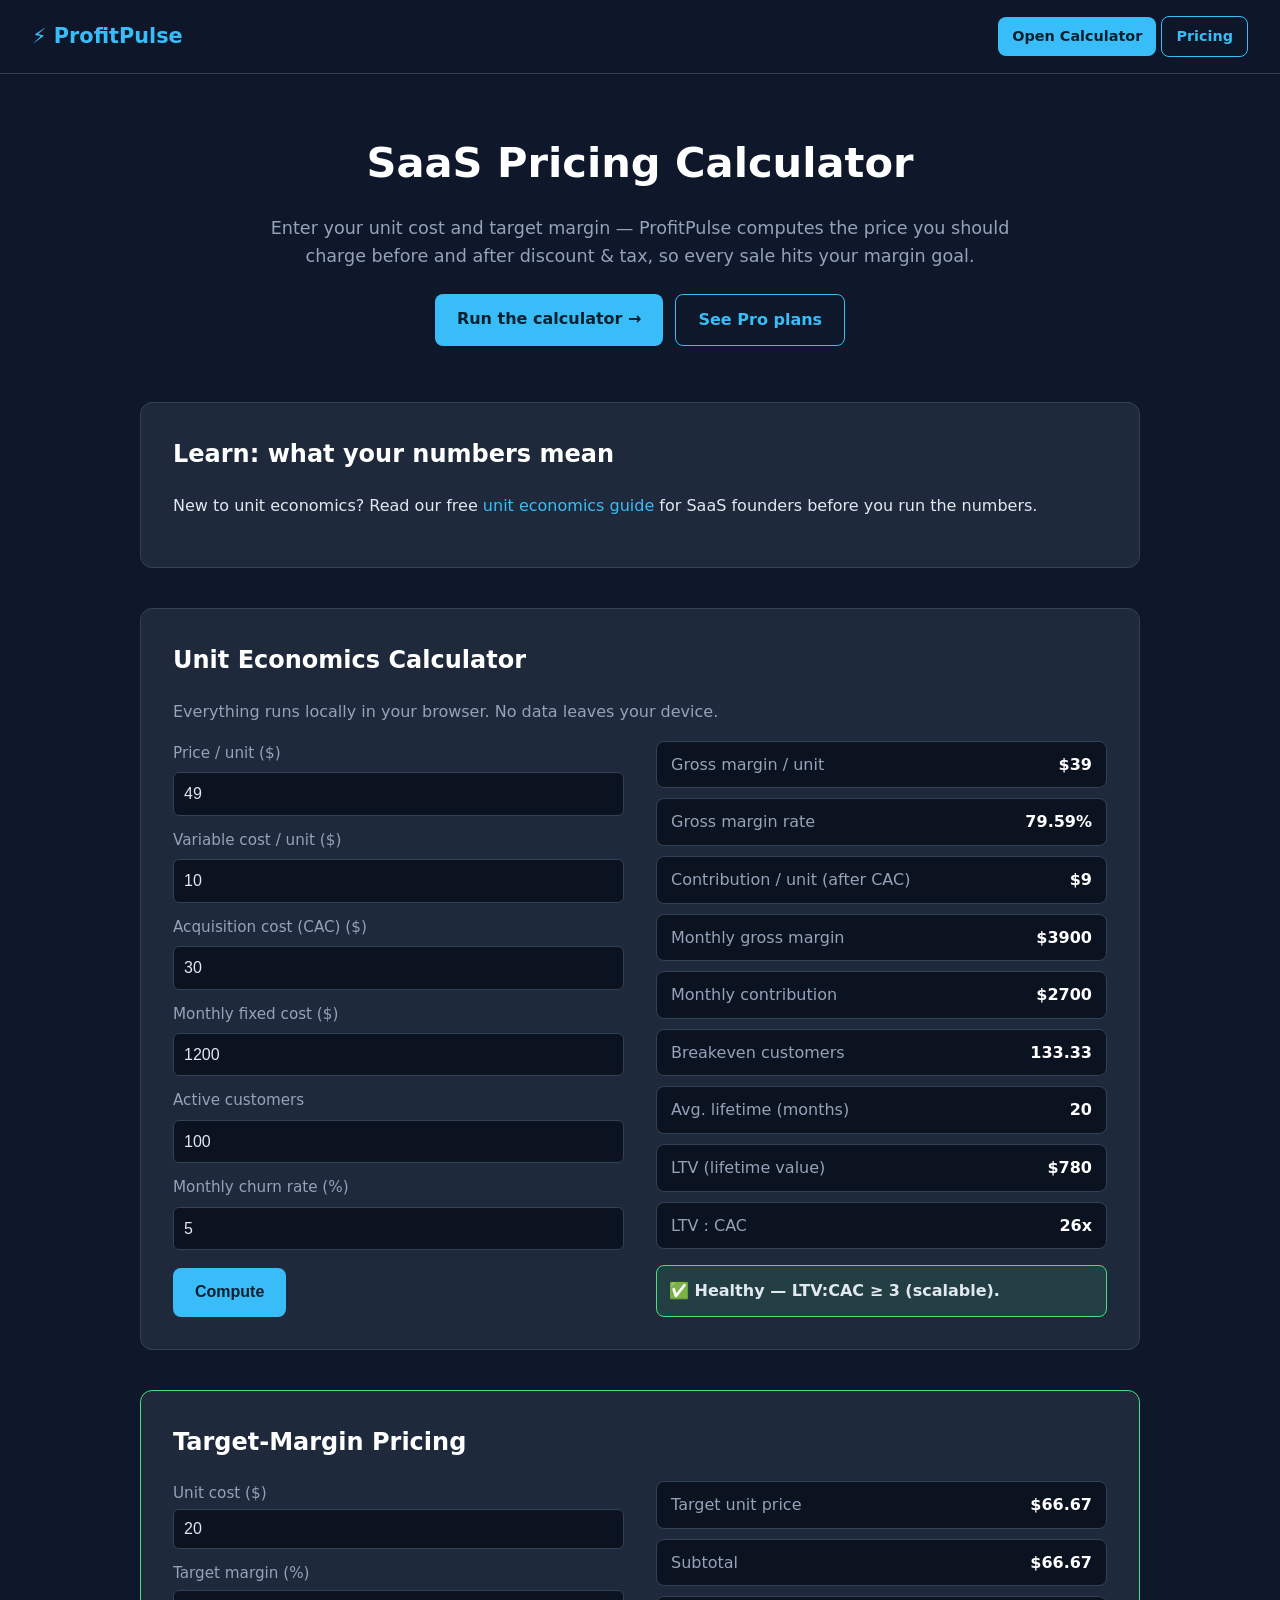
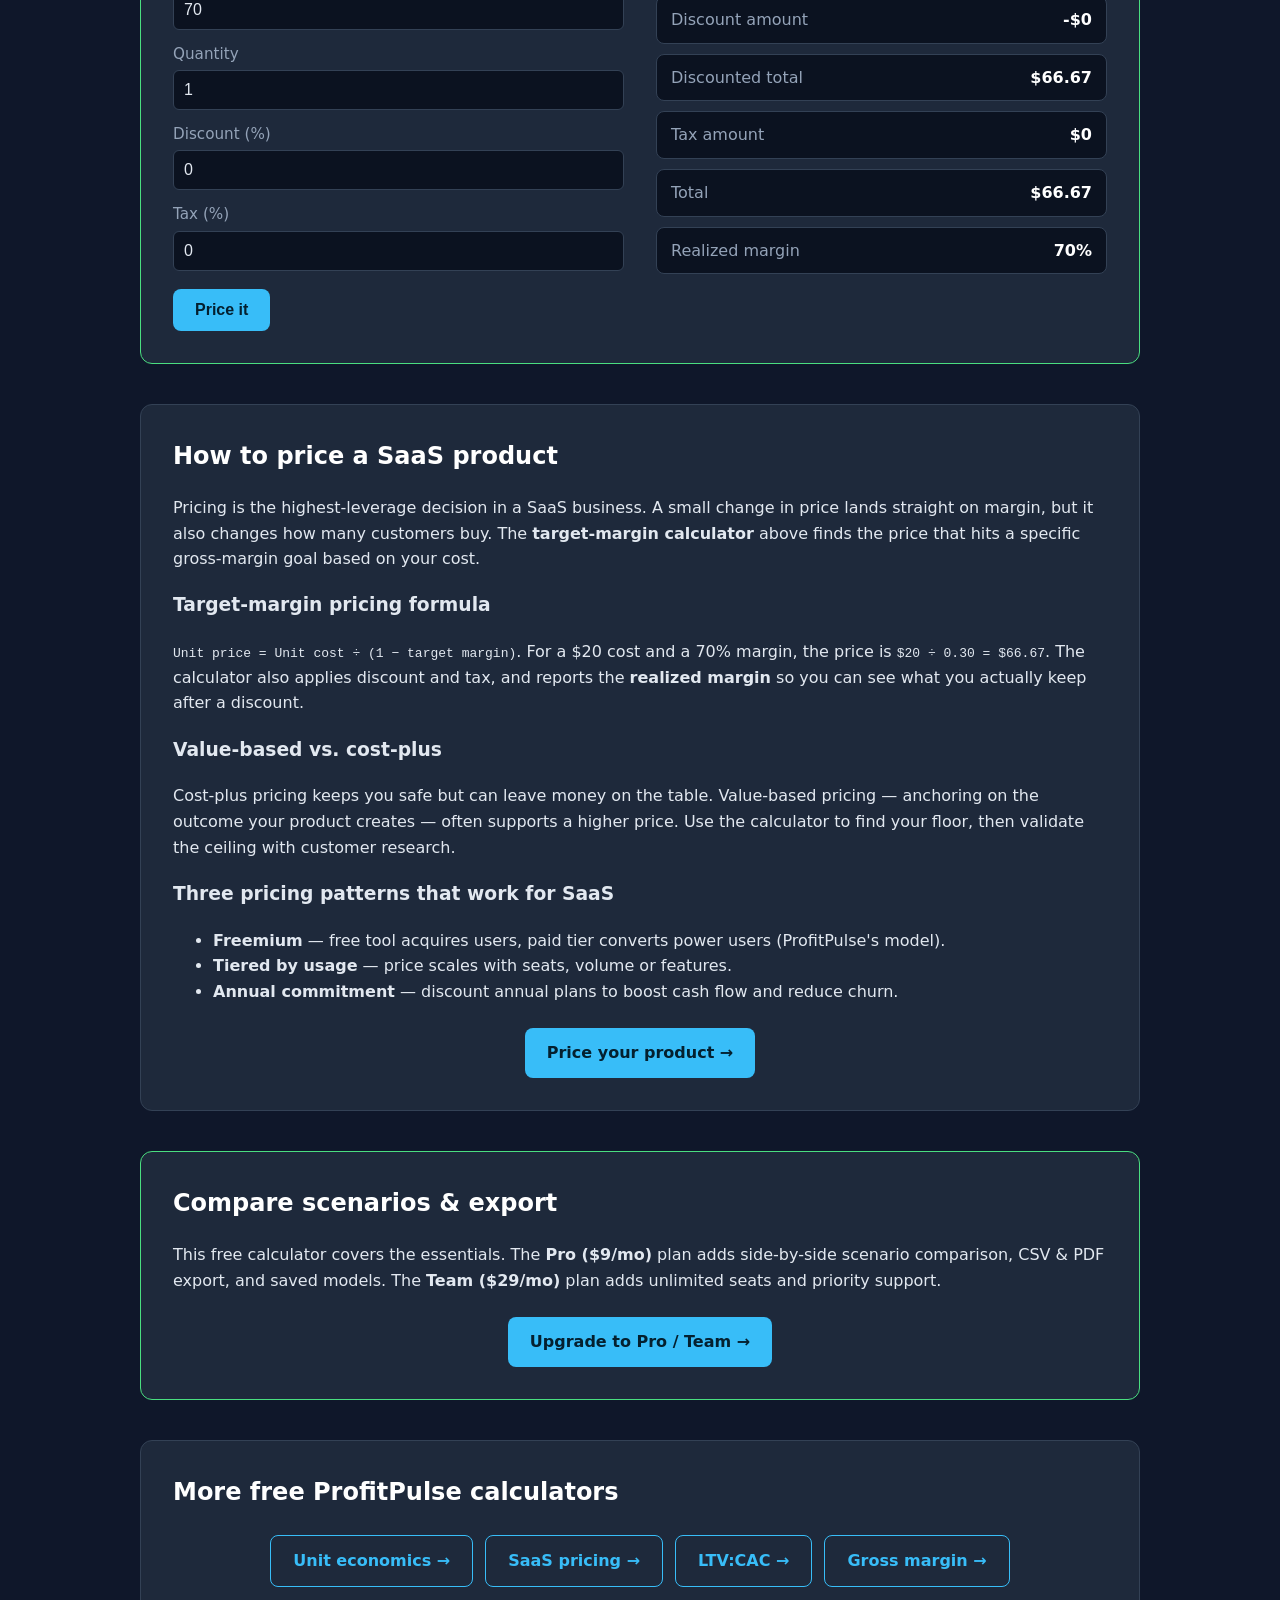
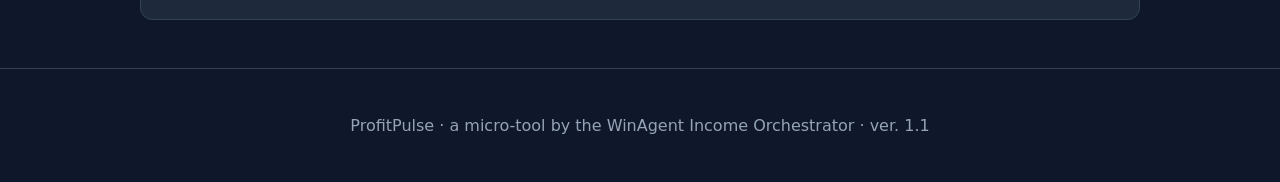
<file: saas-pricing-calculator.html>
<!DOCTYPE html>
<html lang="en">
<head>
<meta charset="utf-8" />
<meta name="viewport" content="width=device-width, initial-scale=1" />
<title>SaaS Pricing Calculator — Target Margin &amp; Unit Price Tool | ProfitPulse</title>
<meta name="description" content="Free SaaS pricing calculator. Set your cost and target margin to compute the exact unit price, subtotal, discount and realized margin. 100% client-side, no sign-up." />
<meta name="keywords" content="SaaS pricing calculator, pricing calculator, target margin pricing, unit price calculator, SaaS pricing" />
<link rel="canonical" href="https://zananowshad.github.io/profitpulse/saas-pricing-calculator.html" />
<!-- Open Graph -->
<meta property="og:type" content="website" />
<meta property="og:site_name" content="ProfitPulse" />
<meta property="og:title" content="SaaS Pricing Calculator — Target Margin &amp; Unit Price Tool | ProfitPulse" />
<meta property="og:description" content="Free SaaS pricing calculator. Set your cost and target margin to compute the exact unit price, subtotal, discount and realized margin. 100% client-side, no sign-up." />
<meta property="og:url" content="https://zananowshad.github.io/profitpulse/saas-pricing-calculator.html" />
<meta property="og:image" content="https://zananowshad.github.io/profitpulse/og.png" />
<!-- Twitter / X -->
<meta name="twitter:card" content="summary_large_image" />
<meta name="twitter:title" content="SaaS Pricing Calculator — Target Margin &amp; Unit Price Tool | ProfitPulse" />
<meta name="twitter:description" content="Free SaaS pricing calculator. Set your cost and target margin to compute the exact unit price, subtotal, discount and realized margin. 100% client-side, no sign-up." />
<meta name="twitter:image" content="https://zananowshad.github.io/profitpulse/og.png" />
<link rel="stylesheet" href="style.css" />
<script type="application/ld+json">{"@context": "https://schema.org", "@type": "FAQPage", "mainEntity": [{"@type": "Question", "name": "What is a SaaS pricing calculator?", "acceptedAnswer": {"@type": "Answer", "text": "A SaaS pricing calculator computes the unit price you should charge to hit a target gross margin, from your cost and desired margin, and shows totals after discount and tax."}}, {"@type": "Question", "name": "How do you calculate target margin price?", "acceptedAnswer": {"@type": "Answer", "text": "Divide unit cost by (1 minus the target margin). For example $20 cost at 70% margin = $20 / 0.30 = $66.67 unit price."}}, {"@type": "Question", "name": "What is a good gross margin for SaaS?", "acceptedAnswer": {"@type": "Answer", "text": "Software gross margins are typically 70–90%. If you are below 70%, review your cost structure or pricing before scaling acquisition."}}]}</script>
<script type="application/ld+json">{"@context": "https://schema.org", "@type": "WebApplication", "name": "ProfitPulse", "applicationCategory": "BusinessApplication", "operatingSystem": "Any (browser)", "browserRequirements": "Requires JavaScript", "description": "Free SaaS pricing calculator: compute target margin unit price, discount, tax and realized margin.", "url": "https://zananowshad.github.io/profitpulse/saas-pricing-calculator.html", "offers": {"@type": "AggregateOffer", "lowPrice": "0", "highPrice": "29", "priceCurrency": "USD", "offerCount": "3"}}</script>
</head>
<body>
<header class="topbar">
  <div class="brand">⚡ ProfitPulse</div>
  <nav>
    <a href="index.html#calc" class="btn small">Open Calculator</a>
    <a href="index.html#pricing" class="btn small ghost">Pricing</a>
  </nav>
</header>

<section class="hero">
  <h1>SaaS Pricing Calculator</h1>
  <p class="sub">Enter your unit cost and target margin — ProfitPulse computes the price you should charge before and after discount &amp; tax, so every sale hits your margin goal.</p>
  <div class="cta">
    <a href="#calc" class="btn">Run the calculator →</a>
    <a href="index.html#pricing" class="btn ghost">See Pro plans</a>
  </div>
</section>

<section class="panel">
  <h2>Learn: what your numbers mean</h2>
  <p>New to unit economics? Read our free <a href="unit-economics-calculator.html">unit economics guide</a> for SaaS founders before you run the numbers.</p>
</section>

<section id="calc" class="panel">
  <h2>Unit Economics Calculator</h2>
  <p class="muted">Everything runs locally in your browser. No data leaves your device.</p>
  <div class="grid">
    <form id="ue-form" class="form">
      <label>Price / unit ($)
        <input type="number" id="price" min="0" step="0.01" value="49" />
      </label>
      <label>Variable cost / unit ($)
        <input type="number" id="varcost" min="0" step="0.01" value="10" />
      </label>
      <label>Acquisition cost (CAC) ($)
        <input type="number" id="cac" min="0" step="0.01" value="30" />
      </label>
      <label>Monthly fixed cost ($)
        <input type="number" id="fixed" min="0" step="0.01" value="1200" />
      </label>
      <label>Active customers
        <input type="number" id="customers" min="0" step="1" value="100" />
      </label>
      <label>Monthly churn rate (%)
        <input type="number" id="churn" min="0" max="100" step="0.1" value="5" />
      </label>
      <button type="submit" class="btn">Compute</button>
    </form>
    <div id="ue-out" class="results" aria-live="polite"></div>
  </div>
</section>

<section class="panel accent">
  <h2>Target-Margin Pricing</h2>
  <div class="grid">
    <form id="pq-form" class="form">
      <label>Unit cost ($)
        <input type="number" id="pcost" min="0" step="0.01" value="20" />
      </label>
      <label>Target margin (%)
        <input type="number" id="pmargin" min="0" max="99" step="0.1" value="70" />
      </label>
      <label>Quantity
        <input type="number" id="pqty" min="1" step="1" value="1" />
      </label>
      <label>Discount (%)
        <input type="number" id="pdiscount" min="0" max="100" step="0.1" value="0" />
      </label>
      <label>Tax (%)
        <input type="number" id="ptax" min="0" step="0.1" value="0" />
      </label>
      <button type="submit" class="btn">Price it</button>
    </form>
    <div id="pq-out" class="results" aria-live="polite"></div>
  </div>
</section>


<section class="panel">
  <h2>How to price a SaaS product</h2>
  <p>Pricing is the highest-leverage decision in a SaaS business. A small change in price lands straight on
  margin, but it also changes how many customers buy. The <strong>target-margin calculator</strong> above
  finds the price that hits a specific gross-margin goal based on your cost.</p>
  <h3>Target-margin pricing formula</h3>
  <p><code>Unit price = Unit cost ÷ (1 − target margin)</code>. For a $20 cost and a 70% margin, the price is
  <code>$20 ÷ 0.30 = $66.67</code>. The calculator also applies discount and tax, and reports the
  <strong>realized margin</strong> so you can see what you actually keep after a discount.</p>
  <h3>Value-based vs. cost-plus</h3>
  <p>Cost-plus pricing keeps you safe but can leave money on the table. Value-based pricing — anchoring on the
  outcome your product creates — often supports a higher price. Use the calculator to find your floor, then
  validate the ceiling with customer research.</p>
  <h3>Three pricing patterns that work for SaaS</h3>
  <ul>
    <li><strong>Freemium</strong> — free tool acquires users, paid tier converts power users (ProfitPulse's model).</li>
    <li><strong>Tiered by usage</strong> — price scales with seats, volume or features.</li>
    <li><strong>Annual commitment</strong> — discount annual plans to boost cash flow and reduce churn.</li>
  </ul>
  <div class="cta"><a href="#pq-form" class="btn">Price your product →</a></div>
</section>

<section class="panel accent">
  <h2>Compare scenarios &amp; export</h2>
  <p>This free calculator covers the essentials. The <strong>Pro ($9/mo)</strong> plan adds side-by-side
  scenario comparison, CSV &amp; PDF export, and saved models. The <strong>Team ($29/mo)</strong> plan adds
  unlimited seats and priority support.</p>
  <div class="cta"><a href="index.html#pricing" class="btn">Upgrade to Pro / Team →</a></div>
</section>

<section class="panel">
  <h2>More free ProfitPulse calculators</h2>
  <div class="cta">
    <a href="unit-economics-calculator.html" class="btn ghost">Unit economics →</a>
    <a href="saas-pricing-calculator.html" class="btn ghost">SaaS pricing →</a>
    <a href="ltv-cac-calculator.html" class="btn ghost">LTV:CAC →</a>
    <a href="gross-margin-calculator.html" class="btn ghost">Gross margin →</a>
  </div>
</section>

<footer>
  <p>ProfitPulse · a micro-tool by the WinAgent Income Orchestrator · ver. 1.1</p>
</footer>
<script src="app.js"></script>
<script src="dom.js"></script>

</body>
</html>
</file>
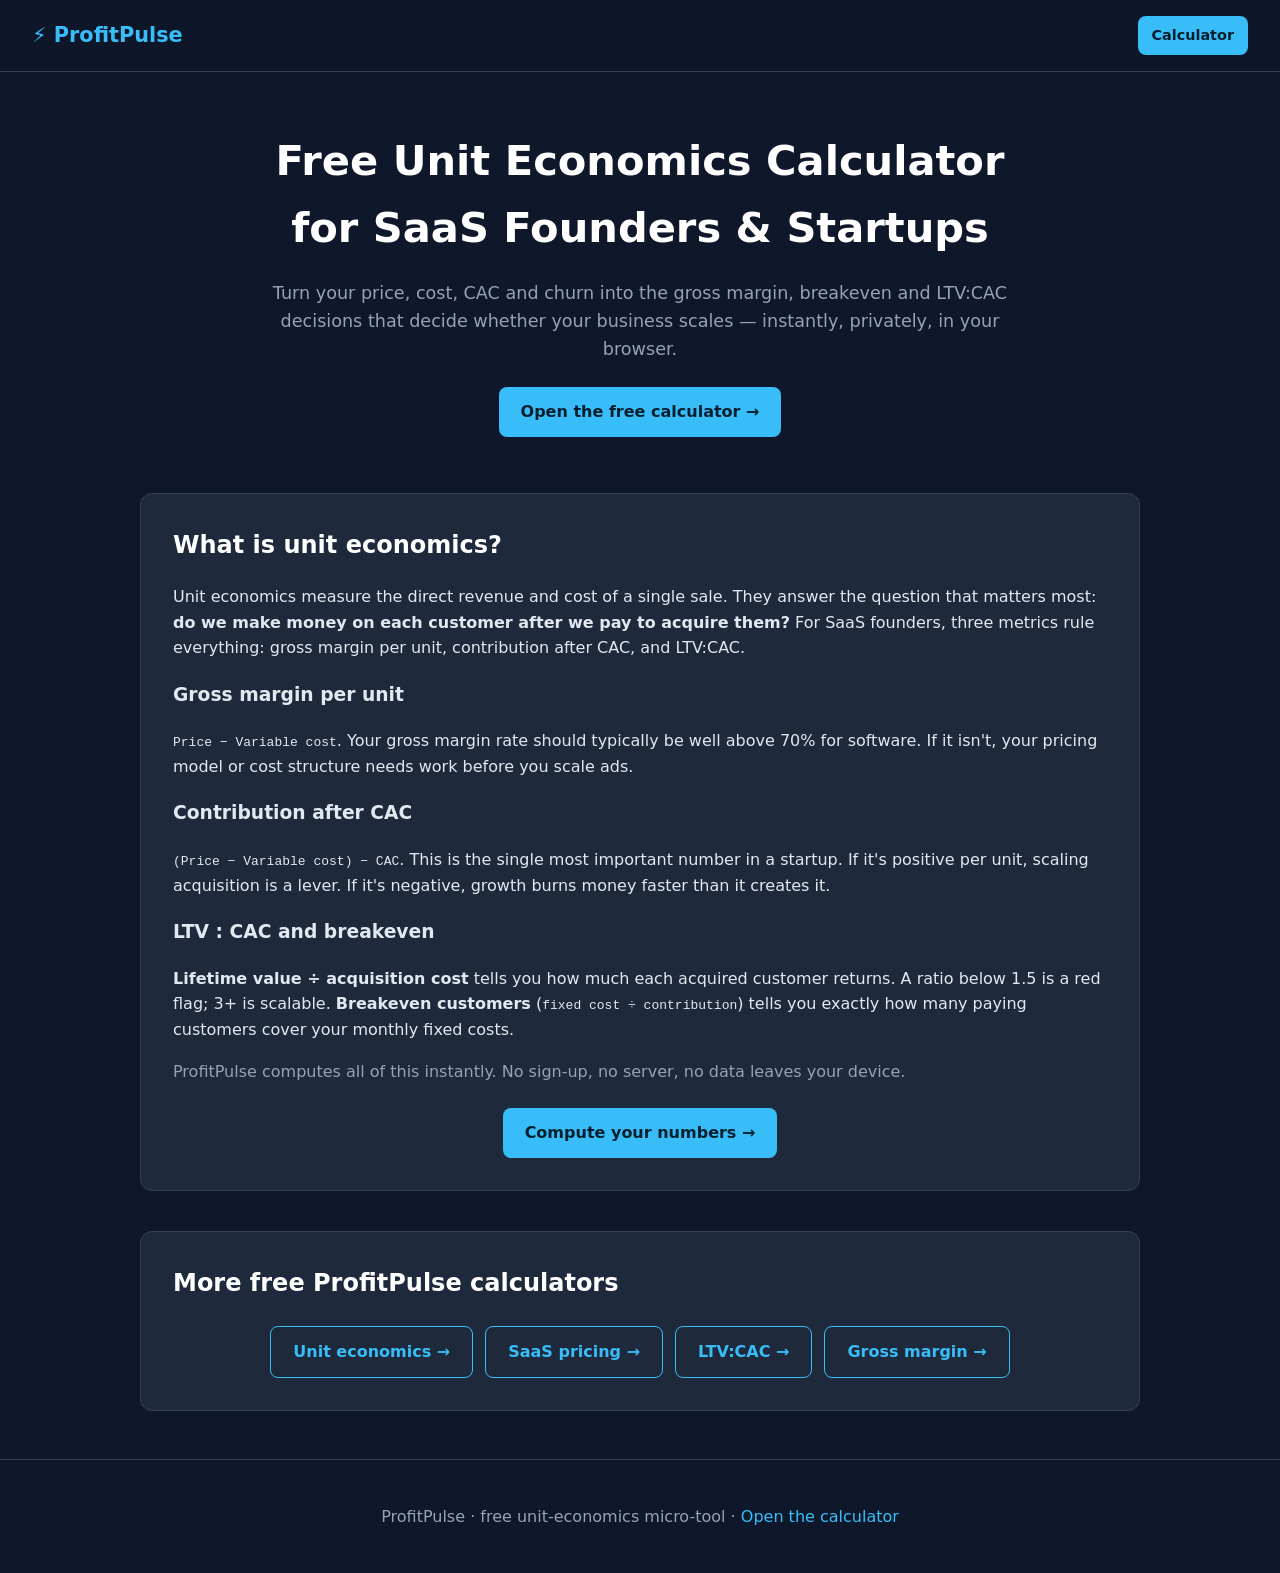
<file: unit-economics-calculator.html>
<!DOCTYPE html>
<html lang="en">
<head>
<meta charset="utf-8" />
<meta name="viewport" content="width=device-width, initial-scale=1" />
<title>Unit Economics Calculator — Free SaaS & Startup Tool | ProfitPulse</title>
<meta name="description" content="Free unit economics calculator for SaaS founders and startups. Compute gross margin, contribution after CAC, breakeven customers, LTV and LTV:CAC in seconds. 100% client-side, no sign-up." />
<meta name="keywords" content="unit economics calculator, SaaS pricing calculator, LTV CAC calculator, breakeven calculator, gross margin calculator, startup metrics" />
<link rel="canonical" href="https://zananowshad.github.io/profitpulse/unit-economics-calculator.html" />
<meta property="og:type" content="website" />
<meta property="og:site_name" content="ProfitPulse" />
<meta property="og:title" content="Unit Economics Calculator — Free SaaS &amp; Startup Tool | ProfitPulse" />
<meta property="og:description" content="Free unit economics calculator for SaaS founders. Compute gross margin, contribution after CAC, breakeven, LTV and LTV:CAC in seconds. 100% client-side, no sign-up." />
<meta property="og:url" content="https://zananowshad.github.io/profitpulse/unit-economics-calculator.html" />
<meta property="og:image" content="https://zananowshad.github.io/profitpulse/og.png" />
<meta name="twitter:card" content="summary_large_image" />
<meta name="twitter:title" content="Unit Economics Calculator — Free SaaS &amp; Startup Tool | ProfitPulse" />
<meta name="twitter:description" content="Free unit economics calculator for SaaS founders. Compute gross margin, contribution after CAC, breakeven, LTV and LTV:CAC in seconds. 100% client-side, no sign-up." />
<meta name="twitter:image" content="https://zananowshad.github.io/profitpulse/og.png" />
<script type="application/ld+json">{"@context": "https://schema.org", "@type": "FAQPage", "mainEntity": [{"@type": "Question", "name": "What is contribution after CAC?", "acceptedAnswer": {"@type": "Answer", "text": "Contribution after CAC is (Price minus Variable cost) minus Acquisition cost. It is the true profit per customer and the number that decides whether scaling acquisition is profitable."}}, {"@type": "Question", "name": "How do you compute LTV?", "acceptedAnswer": {"@type": "Answer", "text": "Lifetime value (LTV) equals gross margin per unit times average lifetime months, where average lifetime months is 100 divided by the monthly churn percentage."}}]}</script>

<link rel="stylesheet" href="style.css" />
</head>
<body>
<header class="topbar">
  <div class="brand">⚡ ProfitPulse</div>
  <nav>
    <a href="index.html" class="btn small">Calculator</a>
  </nav>
</header>
<section class="hero">
  <h1>Free Unit Economics Calculator for SaaS Founders & Startups</h1>
  <p class="sub">Turn your price, cost, CAC and churn into the gross margin, breakeven and LTV:CAC decisions that decide whether your business scales — instantly, privately, in your browser.</p>
  <div class="cta">
    <a href="index.html" class="btn">Open the free calculator →</a>
  </div>
</section>

<section class="panel">
  <h2>What is unit economics?</h2>
  <p>Unit economics measure the direct revenue and cost of a single sale. They answer the question that matters most: <strong>do we make money on each customer after we pay to acquire them?</strong> For SaaS founders, three metrics rule everything: gross margin per unit, contribution after CAC, and LTV:CAC.</p>
  <h3>Gross margin per unit</h3>
  <p><code>Price − Variable cost</code>. Your gross margin rate should typically be well above 70% for software. If it isn't, your pricing model or cost structure needs work before you scale ads.</p>
  <h3>Contribution after CAC</h3>
  <p><code>(Price − Variable cost) − CAC</code>. This is the single most important number in a startup. If it's positive per unit, scaling acquisition is a lever. If it's negative, growth burns money faster than it creates it.</p>
  <h3>LTV : CAC and breakeven</h3>
  <p><strong>Lifetime value ÷ acquisition cost</strong> tells you how much each acquired customer returns. A ratio below 1.5 is a red flag; 3+ is scalable. <strong>Breakeven customers</strong> (<code>fixed cost ÷ contribution</code>) tells you exactly how many paying customers cover your monthly fixed costs.</p>
  <p class="muted">ProfitPulse computes all of this instantly. No sign-up, no server, no data leaves your device.</p>
  <div class="cta">
    <a href="index.html" class="btn">Compute your numbers →</a>
  </div>
</section>

<section class="panel">
  <h2>More free ProfitPulse calculators</h2>
  <div class="cta">
    <a href="unit-economics-calculator.html" class="btn ghost">Unit economics →</a>
    <a href="saas-pricing-calculator.html" class="btn ghost">SaaS pricing →</a>
    <a href="ltv-cac-calculator.html" class="btn ghost">LTV:CAC →</a>
    <a href="gross-margin-calculator.html" class="btn ghost">Gross margin →</a>
  </div>
</section>

<footer>
  <p>ProfitPulse · free unit-economics micro-tool · <a href="index.html">Open the calculator</a></p>
</footer>
<script>
  var d = document.domain;
</script>
</body>
</html>
</file>
<file: style.css>
:root { --bg:#0f172a; --card:#1e293b; --line:#334155; --text:#e2e8f0; --muted:#94a3b8; --brand:#38bdf8; --brand2:#4ade80; }
* { box-sizing:border-box; }
body { margin:0; font-family:'Segoe UI',system-ui,Roboto,sans-serif; background:var(--bg); color:var(--text); line-height:1.6; }
a { color:var(--brand); text-decoration:none; }
.topbar { display:flex; align-items:center; justify-content:space-between; padding:16px 32px; border-bottom:1px solid var(--line); background:rgba(15,23,42,.9); position:sticky; top:0; }
.brand { font-size:1.3rem; font-weight:700; color:var(--brand); }
.hero { max-width:840px; margin:56px auto; padding:0 24px; text-align:center; }
.hero h1 { font-size:2.6rem; margin:0 0 12px; color:#fff; }
.hero .sub { font-size:1.1rem; color:var(--muted); }
.cta { margin-top:24px; display:flex; gap:12px; justify-content:center; flex-wrap:wrap; }
.btn { display:inline-block; background:var(--brand); color:#04202f; font-weight:600; padding:12px 22px; border-radius:8px; border:none; cursor:pointer; font-size:1rem; }
.btn:hover { filter:brightness(1.08); }
.btn.small { padding:8px 14px; font-size:.9rem; }
.btn.ghost { background:transparent; color:var(--brand); border:1px solid var(--brand); }
.panel { max-width:1000px; margin:40px auto; padding:32px; background:var(--card); border:1px solid var(--line); border-radius:12px; }
.panel.accent { border-color:var(--brand2); }
.panel h2 { margin-top:0; color:#fff; }
.muted { color:var(--muted); }
.grid { display:grid; grid-template-columns:1fr 1fr; gap:32px; }
@media (max-width:760px){ .grid{grid-template-columns:1fr;} }
.form { display:grid; gap:12px; }
.form label { display:grid; gap:4px; color:var(--muted); font-size:.95rem; }
.form input { background:#0b1220; color:var(--text); border:1px solid var(--line); border-radius:6px; padding:10px; font-size:1rem; }
.form input:focus { outline:none; border-color:var(--brand); }
.form .btn { justify-self:start; margin-top:6px; }
.results { display:grid; gap:10px; align-content:start; }
.kpi { display:flex; justify-content:space-between; background:#0b1220; border:1px solid var(--line); border-radius:8px; padding:10px 14px; }
.kpi .k { color:var(--muted); }
.kpi .v { font-weight:600; color:#fff; }
.verdict { margin-top:6px; padding:12px; border-radius:8px; background:rgba(74,222,128,.12); border:1px solid var(--brand2); font-weight:600; }
.pricing { max-width:1000px; margin:40px auto; padding:0 24px; }
.pricing h2 { text-align:center; color:#fff; }
.cards { display:grid; grid-template-columns:repeat(3,1fr); gap:20px; }
@media (max-width:760px){ .cards{grid-template-columns:1fr;} }
.card { background:var(--card); border:1px solid var(--line); border-radius:12px; padding:24px; text-align:center; }
.card.featured { border-color:var(--brand); box-shadow:0 0 0 2px rgba(56,189,248,.35); }
.card h3 { margin:0; color:#fff; }
.amount { font-size:2.4rem; font-weight:800; color:var(--brand); margin:12px 0; }
.amount span { font-size:1rem; color:var(--muted); font-weight:400; }
.card ul { list-style:none; padding:0; text-align:left; color:var(--muted); }
.card ul li { padding:6px 0; border-bottom:1px solid var(--line); }
.card .btn { margin-top:14px; width:100%; }
footer { text-align:center; padding:28px; color:var(--muted); border-top:1px solid var(--line); margin-top:48px; }
.paypal-slot { max-width:300px; margin:16px auto 0; }
.paypal-slot iframe { width:100%; }
.paypal-mode-note { font-size:.8rem; margin-top:10px; color:var(--muted); }
.card .paypal-slot .btn { margin-top:0; }
</file>
<file: repurposer/style.css>
/* RepurposerOne — dark SaaS theme */
:root {
  --bg: #0d1117;
  --panel: #161b22;
  --panel2: #1c2333;
  --border: #30363d;
  --text: #e6edf3;
  --muted: #8b949e;
  --accent: #58a6ff;
  --accent2: #f0883e;
  --good: #3fb950;
}
* { box-sizing: border-box; }
html, body { margin: 0; padding: 0; background: var(--bg); color: var(--text); font-family: -apple-system, "Segoe UI", Roboto, Helvetica, Arial, sans-serif; line-height: 1.55; }
a { color: var(--accent); text-decoration: none; }
.container { max-width: 1160px; margin: 0 auto; padding: 24px; }
.hero { text-align: center; padding: 40px 16px 16px; }
.hero h1 { font-size: 2.15rem; margin: 0 0 10px; }
.hero .logo { color: var(--accent2); font-weight: 700; }
.hero p.sub { color: var(--muted); font-size: 1.1rem; max-width: 720px; margin: 0 auto; }
.badge { display: inline-block; background: rgba(88,166,255,.12); color: var(--accent); border: 1px solid rgba(88,166,255,.3); border-radius: 999px; padding: 5px 14px; font-size: .82rem; margin-bottom: 14px; }
.grid { display: grid; grid-template-columns: 1fr 1fr; gap: 24px; }
.panel { background: var(--panel); border: 1px solid var(--border); border-radius: 12px; padding: 20px; }
.panel h2 { margin: 0 0 12px; font-size: 1.15rem; }
label { display: block; color: var(--muted); font-size: .85rem; margin: 10px 0 4px; }
input, textarea { width: 100%; background: var(--panel2); border: 1px solid var(--border); color: var(--text); border-radius: 8px; padding: 10px 12px; font-size: .95rem; }
textarea { min-height: 140px; resize: vertical; font-family: inherit; }
textarea.small { min-height: 120px; }
.btn { background: var(--accent); color: #04121f; border: none; border-radius: 8px; padding: 11px 18px; font-weight: 700; font-size: .95rem; cursor: pointer; }
.btn.secondary { background: transparent; color: var(--accent); border: 1px solid var(--accent); font-weight: 500; }
.btn.ghost { background: transparent; color: var(--muted); border: 1px solid var(--border); font-weight: 500; }
.row { display: flex; gap: 10px; align-items: center; flex-wrap: wrap; }
.row .grow { flex: 1; }
.muted { color: var(--muted); font-size: .85rem; }
#counts { margin: 14px 0; color: var(--accent2); font-size: .9rem; min-height: 1.2em; }
#rp-msg { margin: 10px 0; padding: 10px 12px; background: rgba(63,185,80,.12); border: 1px solid rgba(63,185,80,.35); border-radius: 8px; color: var(--good); font-size: .9rem; }
.pricing { display: grid; grid-template-columns: repeat(3, 1fr); gap: 18px; margin-top: 34px; }
.plan { background: var(--panel); border: 1px solid var(--border); border-radius: 12px; padding: 22px; text-align: center; }
.plan.featured { border-color: var(--accent); box-shadow: 0 0 0 1px var(--accent), 0 8px 30px rgba(88,166,255,.12); }
.plan .price { font-size: 2rem; font-weight: 800; margin: 8px 0; }
.plan .per { color: var(--muted); font-size: .85rem; }
.plan ul { list-style: none; padding: 0; margin: 14px 0 20px; text-align: left; }
.plan li { padding: 6px 0; border-bottom: 1px solid var(--border); font-size: .92rem; }
.plan li::before { content: "✓ "; color: var(--good); }
footer { margin-top: 40px; text-align: center; color: var(--muted); font-size: .85rem; border-top: 1px solid var(--border); padding-top: 20px; }
.faq h3 { margin: 18px 0 6px; font-size: 1rem; }
@media (max-width: 820px) { .grid, .pricing { grid-template-columns: 1fr; } .hero h1 { font-size: 1.6rem; } }
</file>
